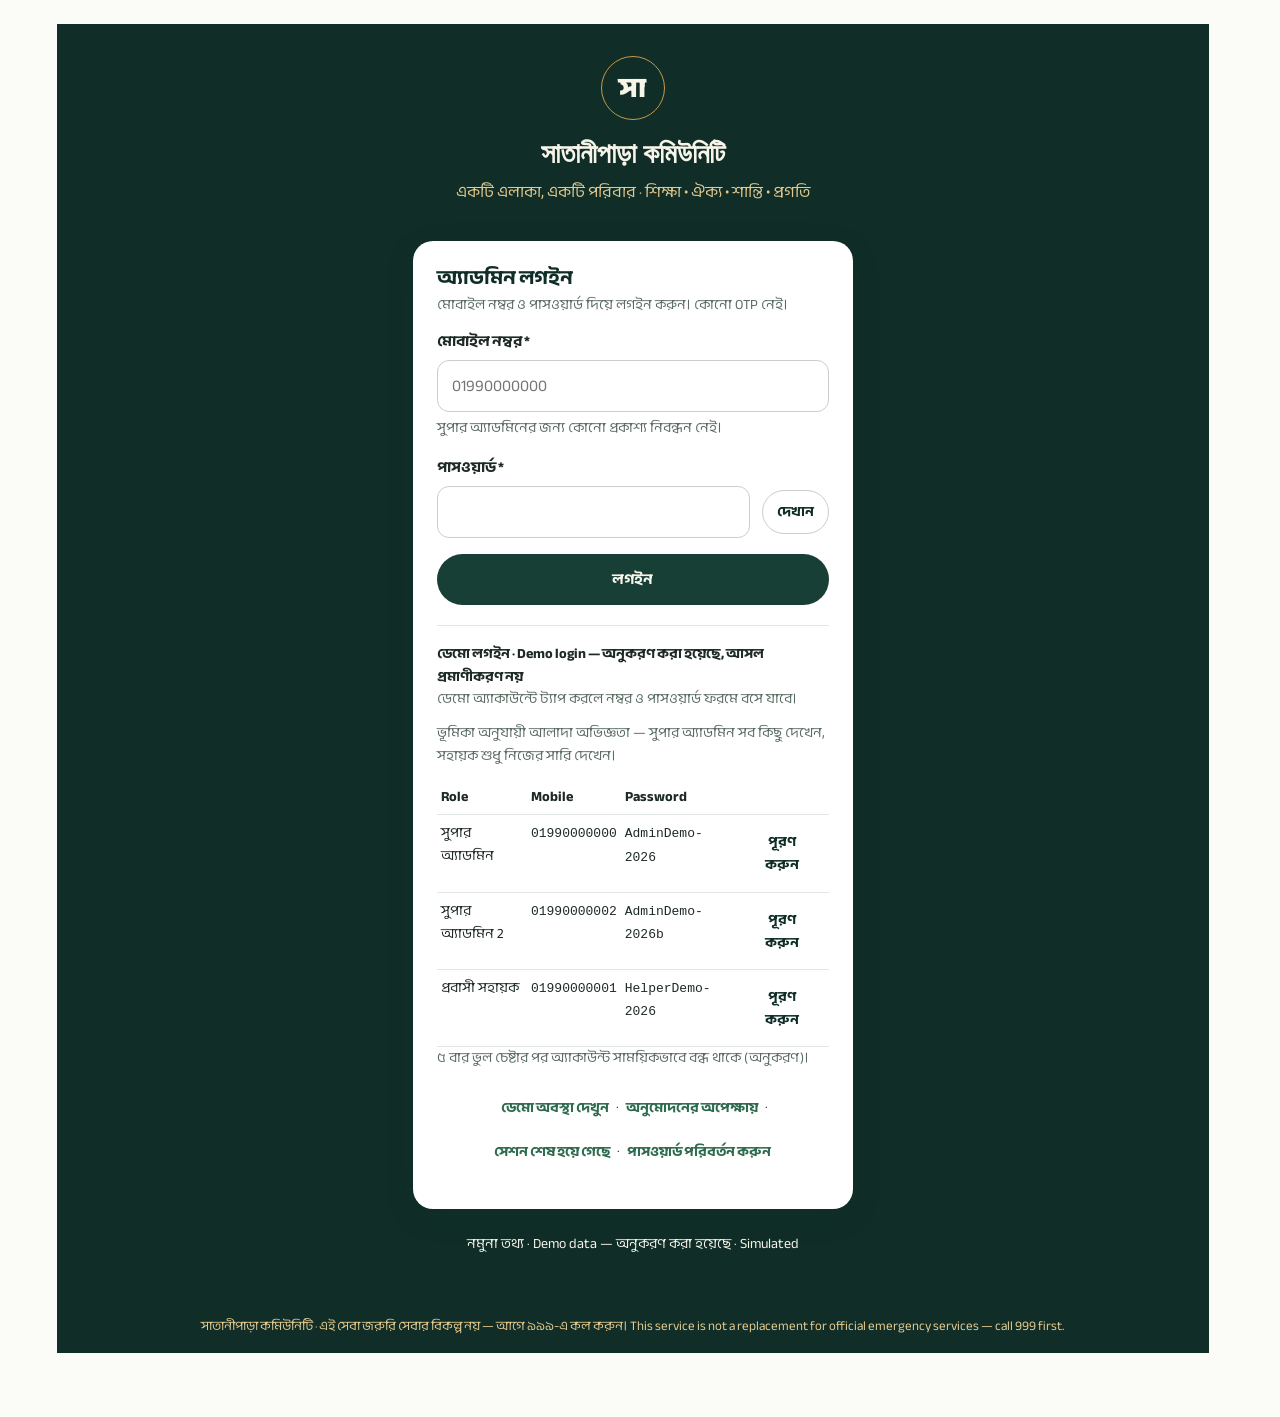
<file: design/admin-dashboard/index.html>
<!DOCTYPE html>
<html lang="bn" data-theme="light">
<head>
<meta charset="utf-8">
<meta name="viewport" content="width=device-width, initial-scale=1">
<meta name="theme-color" content="#173F35">
<title>Satanipara Community — Admin Dashboard (Demo)</title>
<link rel="icon" href="data:image/svg+xml,<svg xmlns=%22http://www.w3.org/2000/svg%22 viewBox=%220 0 100 100%22><text y=%22.9em%22 font-size=%2290%22>সা</text></svg>">
<meta name="description" content="Design-only admin dashboard prototype for Satanipara Community. Simulated demo data; no real authentication.">
<!-- Fonts: Anek Bangla (Bengali) + Manrope (English) via Google Fonts CDN, with robust
     fallbacks (Noto Sans Bengali, system sans) declared in tokens.css. Direction D's
     no-runtime-font rule is noted in README.md — the CDN link is a prototype convenience
     and the fallbacks keep the UI usable offline. -->
<link rel="preconnect" href="https://fonts.googleapis.com">
<link rel="preconnect" href="https://fonts.gstatic.com" crossorigin>
<link href="https://fonts.googleapis.com/css2?family=Anek+Bangla:wght@400;500;600;700;800&family=Manrope:wght@400;500;600;700;800&display=swap" rel="stylesheet">
<link rel="stylesheet" href="css/tokens.css">
<link rel="stylesheet" href="css/base.css">
<link rel="stylesheet" href="css/shell.css">
<link rel="stylesheet" href="css/components.css">
<link rel="stylesheet" href="css/views.css">
</head>
<body>
<!-- Persistent overlay roots (v2): the shell renders once and only #view
     re-renders per route, so modals, drawers and toasts survive navigation.
     They live OUTSIDE #app so no render can wipe them. -->
<div id="app"></div>
<div id="modal-root"></div>
<div id="drawer-root"></div>
<div id="toasts" aria-live="polite"></div>
<script type="module" src="js/app.js"></script>
<noscript><p style="padding:24px">This prototype needs JavaScript. / এই প্রোটোটাইপের জন্য জাভাস্ক্রিপ্ট প্রয়োজন।</p></noscript>
</body>
</html>
</file>
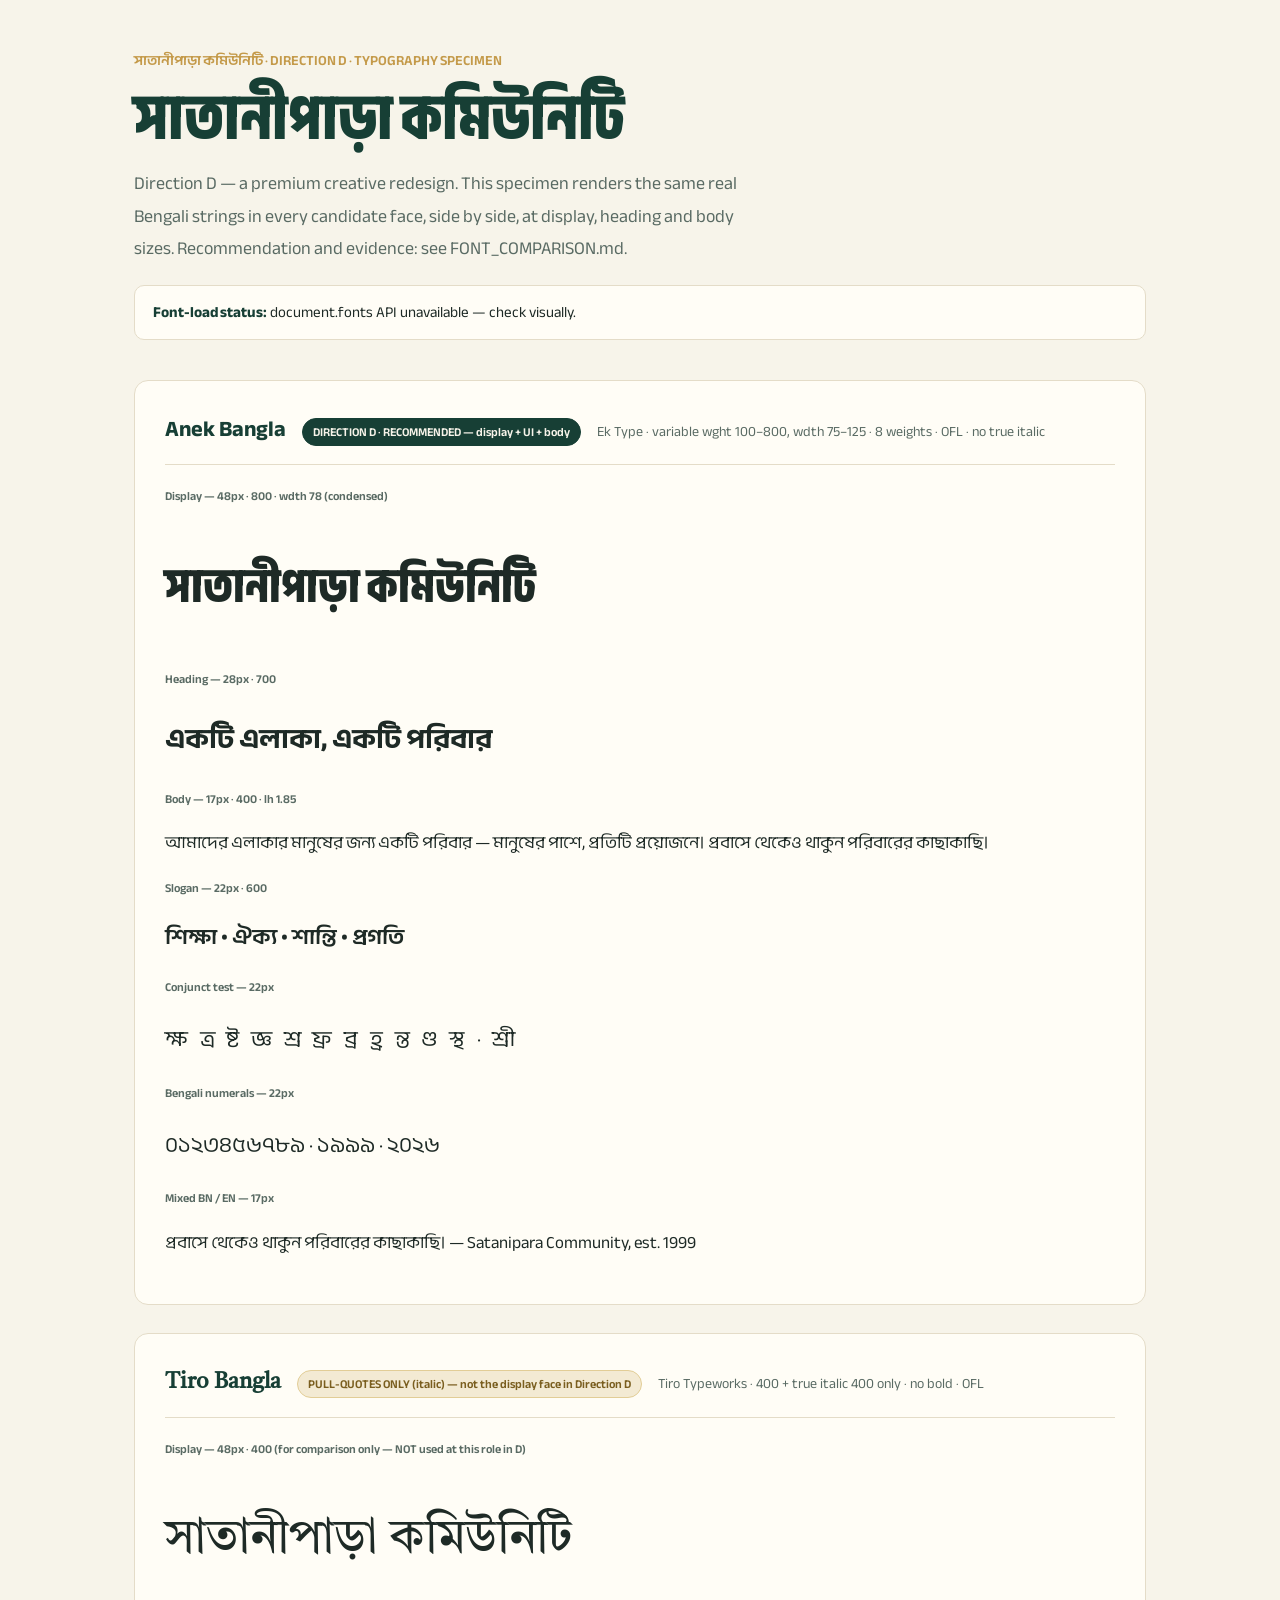
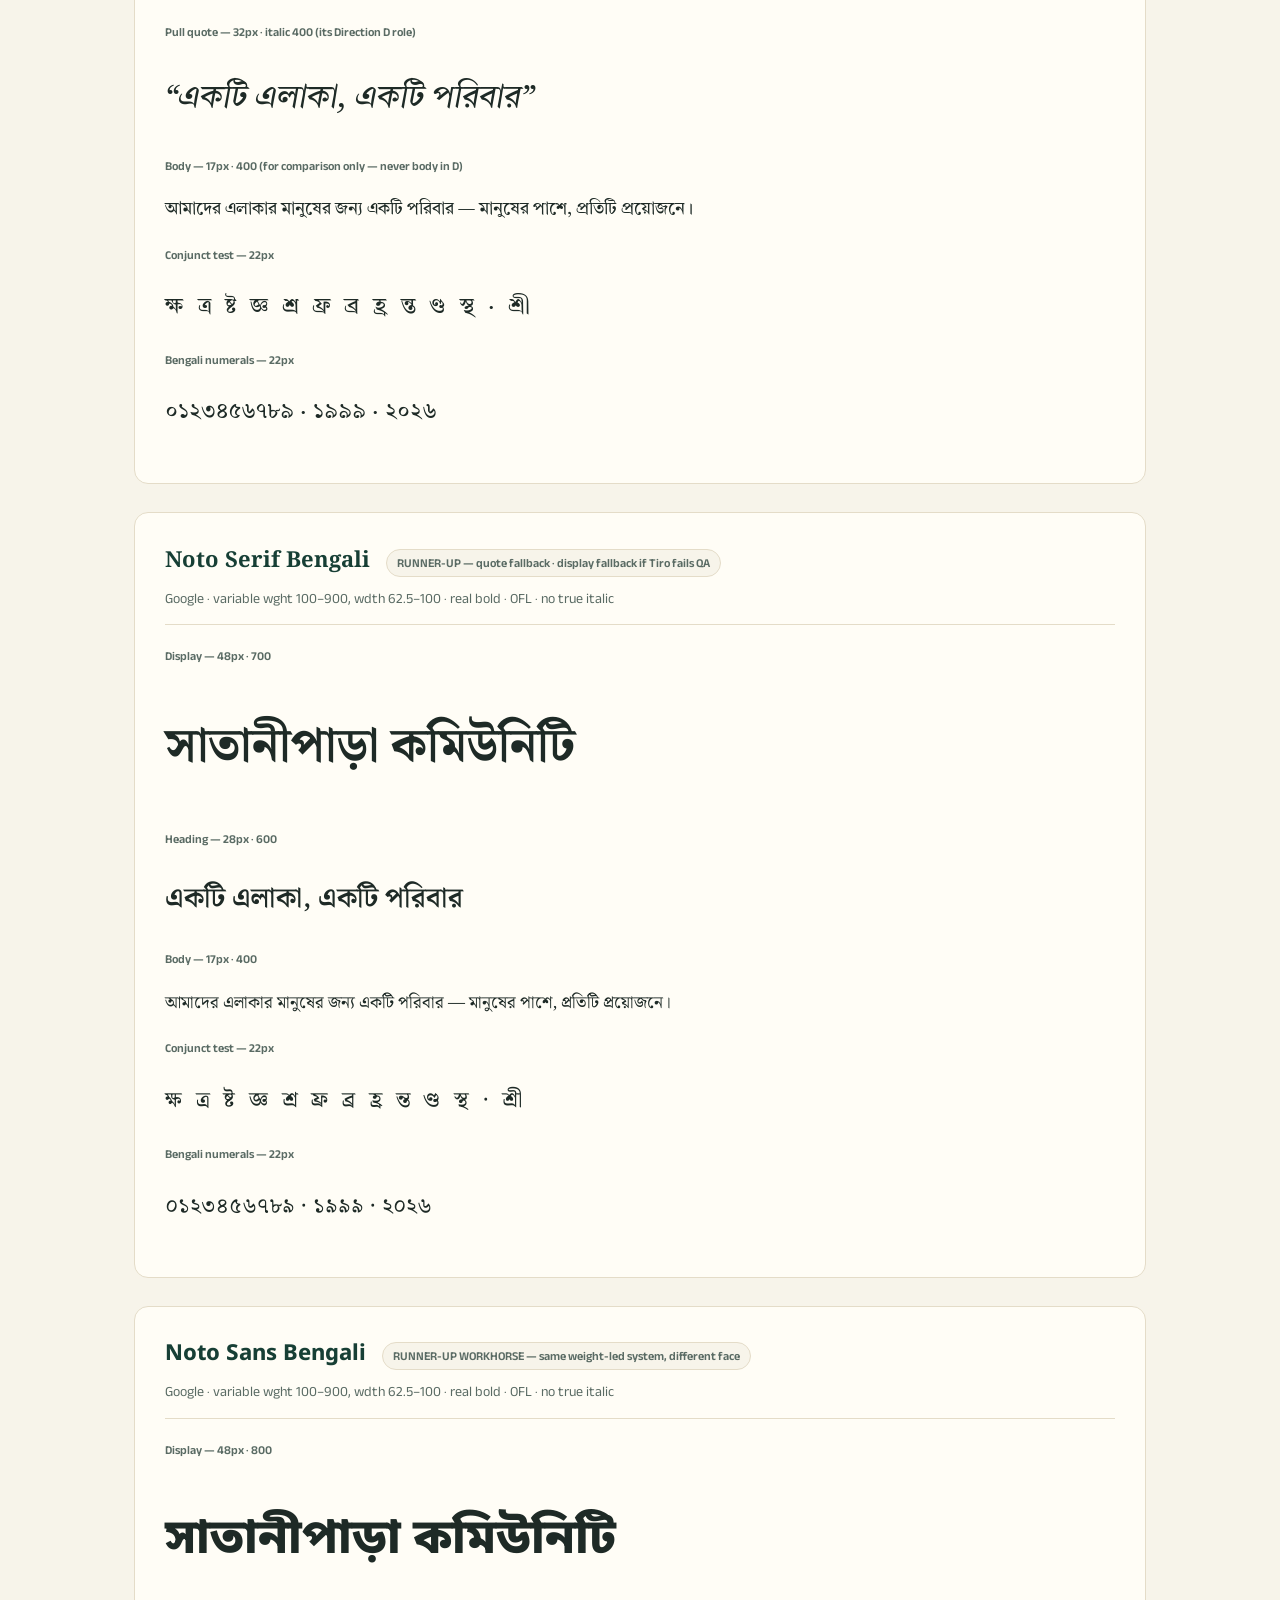
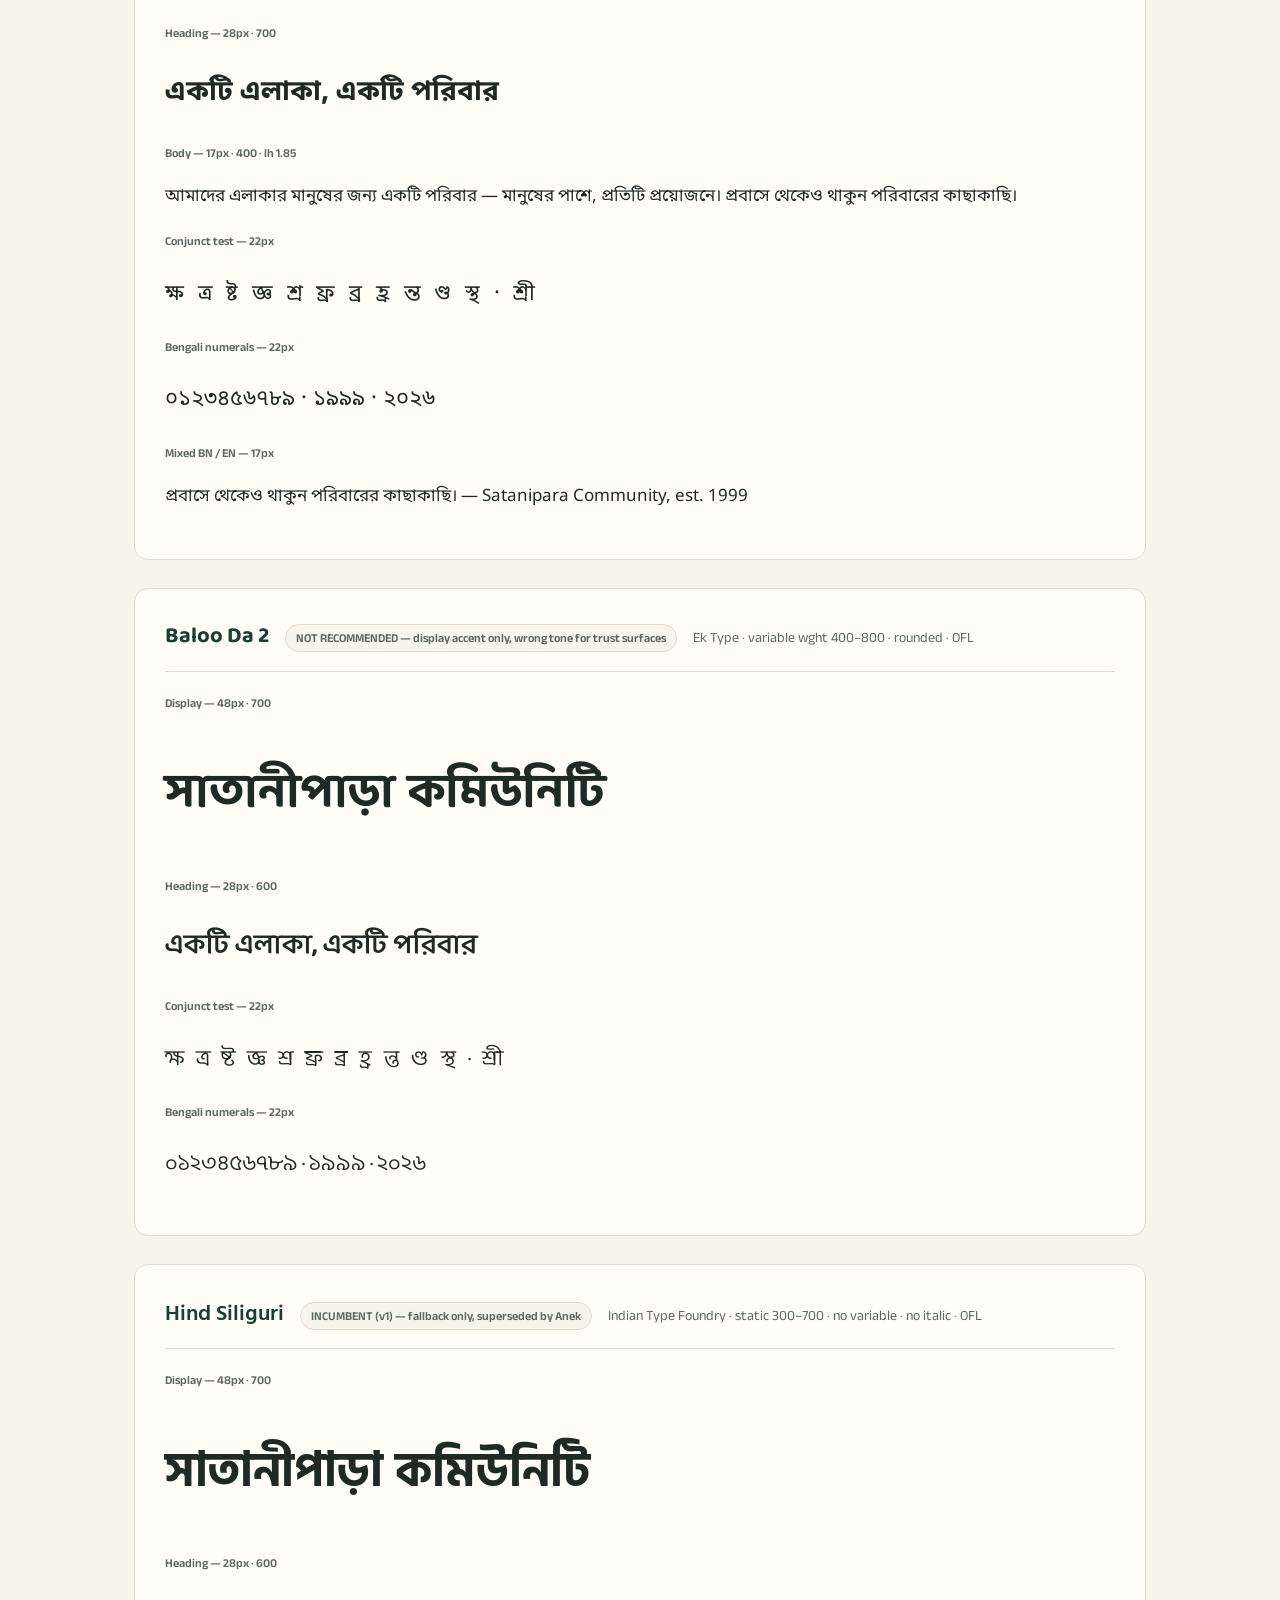
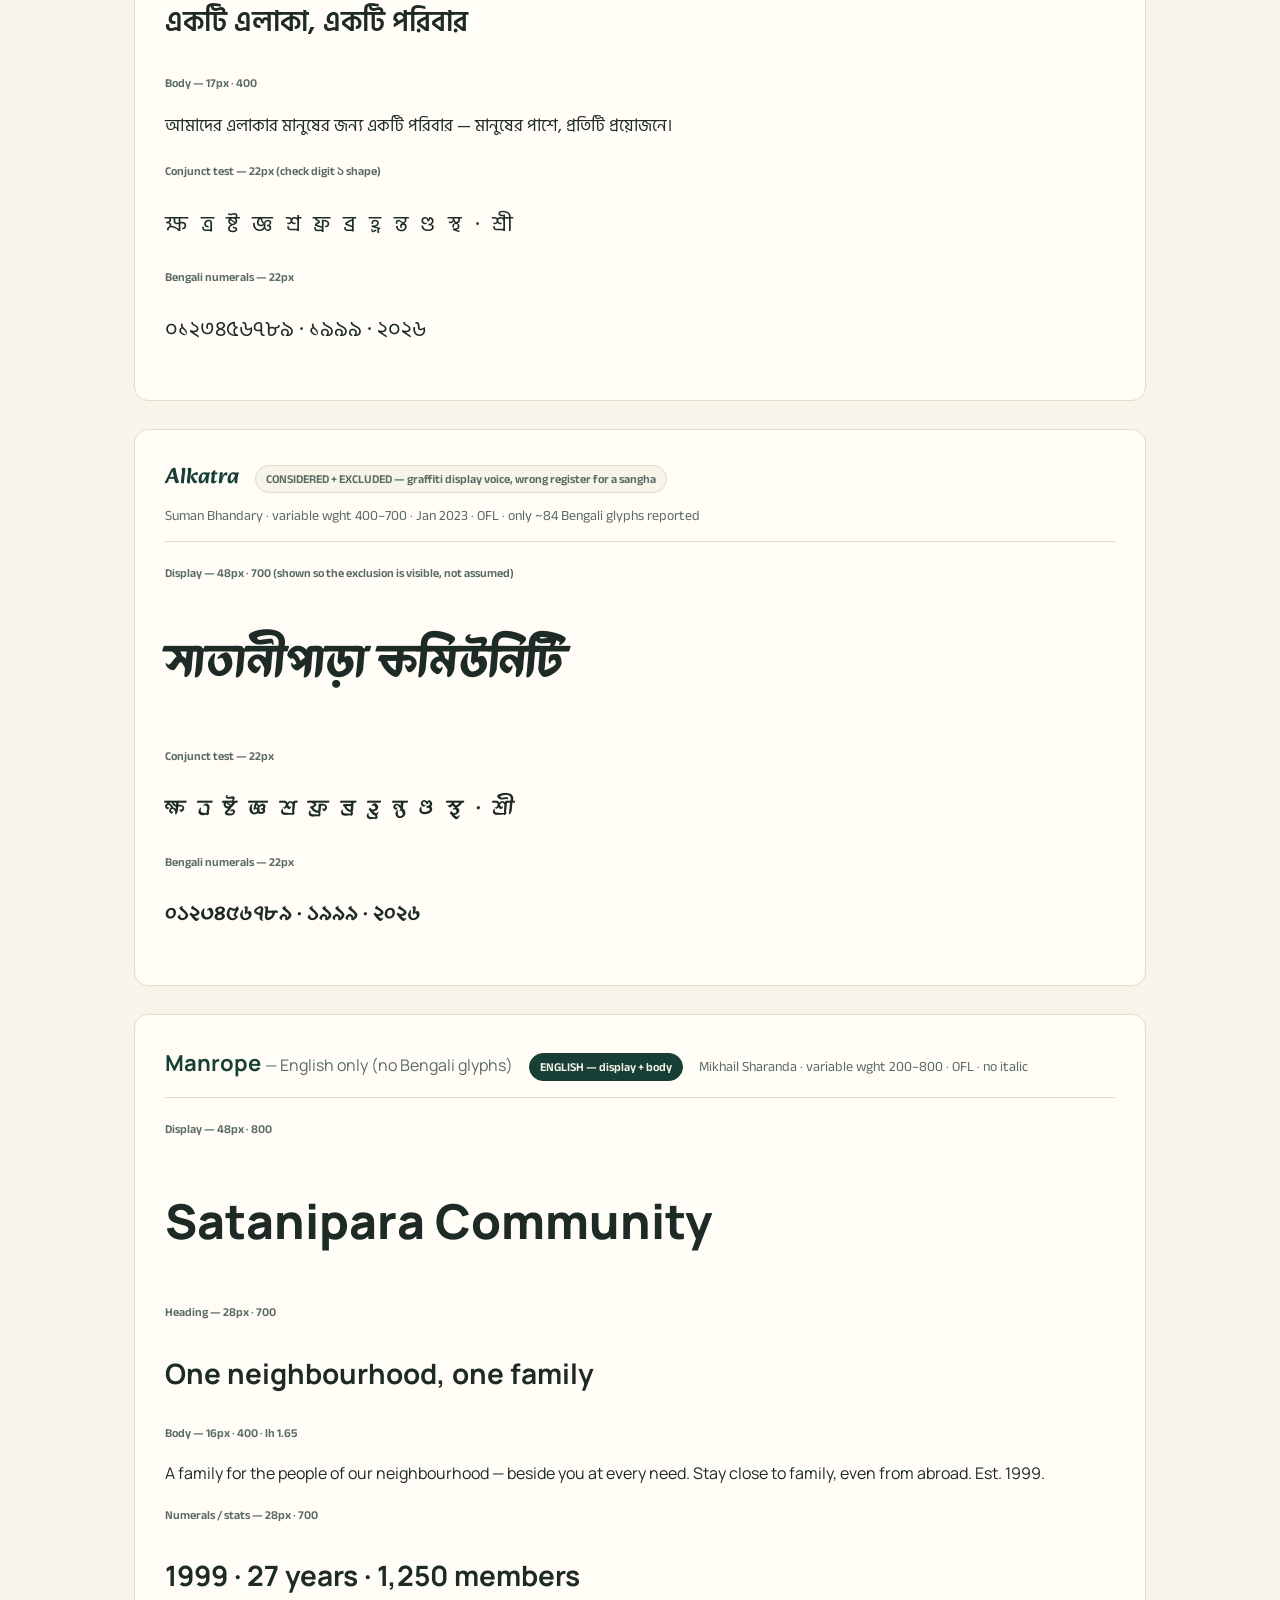
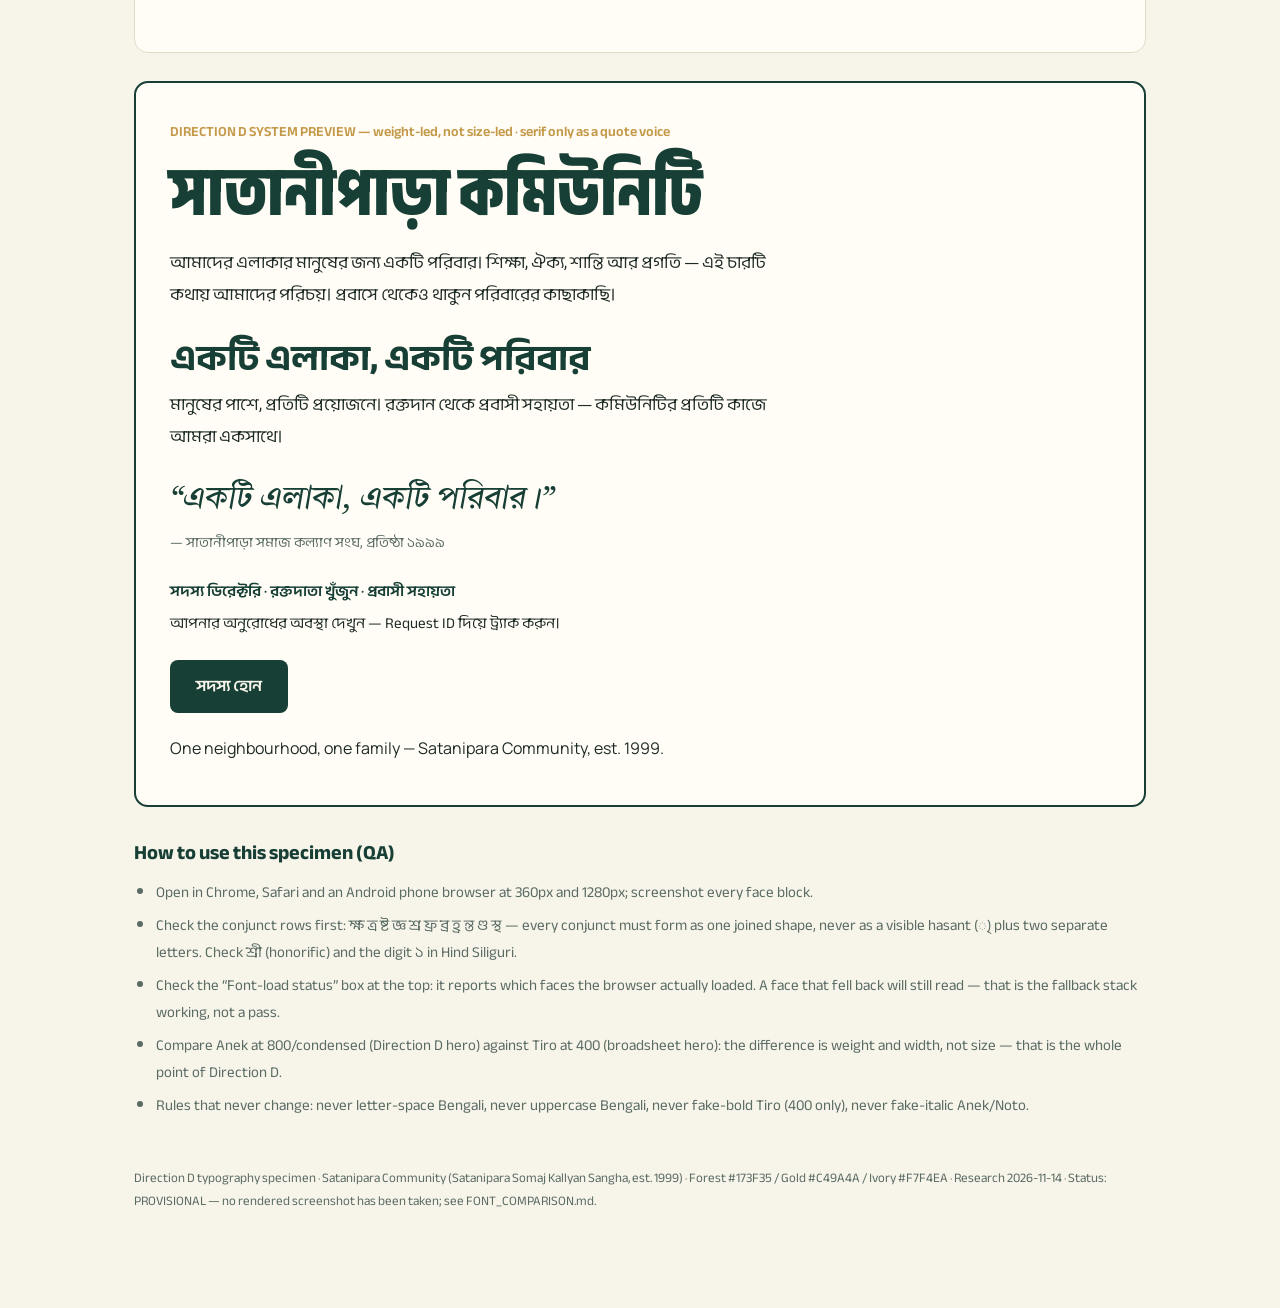
<file: docs/direction-d/FONT_COMPARISON.html>
<!DOCTYPE html>
<html lang="bn">
<head>
<meta charset="UTF-8">
<meta name="viewport" content="width=device-width, initial-scale=1.0">
<title>Direction D — Font Comparison Specimen · Satanipara Community</title>
<!--
  Satanipara Community — DIRECTION D font-comparison specimen.
  Status: PROVISIONAL. Google Fonts loads in this environment (verified
  2026-11-14 via curl: css2 200, woff2 200), but NO rendered screenshot has
  been taken — no browser was available to the researcher. Nothing here is
  claimed as screenshot-verified. See FONT_COMPARISON.md for the evidence.
  Fallbacks are deliberate: if a webfont fails, each block still reads in
  the next Bengali face in the stack.
-->
<link rel="preconnect" href="https://fonts.googleapis.com">
<link rel="preconnect" href="https://fonts.gstatic.com" crossorigin>
<link href="https://fonts.googleapis.com/css2?family=Anek+Bangla:wdth,wght@75..125,100..800&family=Tiro+Bangla:ital,wght@0,400;1,400&family=Noto+Sans+Bengali:wght@100..900&family=Noto+Serif+Bengali:wght@100..900&family=Baloo+Da+2:wght@400..800&family=Hind+Siliguri:wght@300;400;500;600;700&family=Alkatra:wght@400..700&family=Manrope:wght@200..800&display=swap" rel="stylesheet">
<style>
  :root{
    --forest:#173F35; --gold:#C49A4A; --ivory:#F7F4EA; --ink:#1E2A26;
    --paper:#FFFDF6; --muted:#5A6B64; --line:#E4DCC8;
  }
  *{box-sizing:border-box}
  body{margin:0;background:var(--ivory);color:var(--ink);
    font-family:'Anek Bangla','Noto Sans Bengali','Hind Siliguri',sans-serif;
    font-size:17px;line-height:1.85;}
  .wrap{max-width:1060px;margin:0 auto;padding:48px 24px 96px}
  header{margin-bottom:40px}
  .kicker{font-family:'Anek Bangla','Noto Sans Bengali',sans-serif;font-weight:600;
    font-size:14px;color:var(--gold);margin:0 0 8px}
  h1{font-family:'Anek Bangla','Noto Sans Bengali',sans-serif;font-weight:800;
    font-stretch:82%;font-size:clamp(2.4rem,6vw,4rem);line-height:1.15;
    color:var(--forest);margin:0 0 12px}
  .lede{font-size:18px;line-height:1.8;color:var(--muted);max-width:62ch;margin:0}
  .status{margin-top:20px;padding:14px 18px;background:var(--paper);
    border:1px solid var(--line);border-radius:10px;font-size:15px;line-height:1.7}
  .status b{color:var(--forest)}
  .status .js{color:var(--muted)}
  section.face{background:var(--paper);border:1px solid var(--line);
    border-radius:14px;padding:28px 30px;margin:0 0 28px}
  .face-head{display:flex;flex-wrap:wrap;gap:6px 16px;align-items:baseline;
    border-bottom:1px solid var(--line);padding-bottom:14px;margin-bottom:20px}
  .face-head h2{margin:0;font-size:22px;color:var(--forest)}
  .face-head .meta{font-size:14px;color:var(--muted);line-height:1.6}
  .tag{display:inline-block;font-size:12px;font-weight:600;padding:2px 10px;
    border-radius:99px;background:var(--ivory);border:1px solid var(--line);color:var(--muted)}
  .tag.hot{background:var(--forest);color:var(--ivory);border-color:var(--forest)}
  .tag.quote{background:#F3EAD3;color:#7A5E1F;border-color:#E2CD96}
  .row{margin:0 0 18px}
  .row .lbl{font-size:12px;font-weight:600;color:var(--muted);margin:0 0 4px}
  .display{font-size:48px;line-height:1.35}
  .heading{font-size:28px;line-height:1.5}
  .body{font-size:17px;line-height:1.85}
  .conj{font-size:22px;line-height:1.8;word-spacing:.35em}
  .nums{font-size:22px;line-height:1.8}
  .mixed{font-size:17px;line-height:1.85}
  /* per-face classes */
  .f-anek{font-family:'Anek Bangla','Noto Sans Bengali','Hind Siliguri',sans-serif}
  .f-tiro{font-family:'Tiro Bangla','Noto Serif Bengali',serif}
  .f-notoserif{font-family:'Noto Serif Bengali','Tiro Bangla',serif}
  .f-notosans{font-family:'Noto Sans Bengali','Anek Bangla','Hind Siliguri',sans-serif}
  .f-baloo{font-family:'Baloo Da 2','Anek Bangla','Noto Sans Bengali',sans-serif}
  .f-hind{font-family:'Hind Siliguri','Noto Sans Bengali',sans-serif}
  .f-alkatra{font-family:'Alkatra','Anek Bangla','Noto Sans Bengali',sans-serif}
  .f-manrope{font-family:'Manrope','Anek Bangla',sans-serif}
  .w800{font-weight:800}.w700{font-weight:700}.w600{font-weight:600}
  .w400{font-weight:400}.w500{font-weight:500}
  .cond{font-stretch:78%}
  .ital{font-style:italic}
  /* Direction D system preview */
  .system{border:2px solid var(--forest);border-radius:14px;padding:36px 34px;
    background:var(--paper);margin:0 0 28px}
  .system .sys-kicker{font-family:'Anek Bangla','Noto Sans Bengali',sans-serif;
    font-weight:600;font-size:14px;color:var(--gold);margin:0 0 10px}
  .system .sys-hero{font-family:'Anek Bangla','Noto Sans Bengali',sans-serif;
    font-weight:800;font-stretch:80%;font-size:clamp(2.5rem,6vw,4.25rem);
    line-height:1.15;color:var(--forest);margin:0 0 14px}
  .system .sys-h2{font-family:'Anek Bangla','Noto Sans Bengali',sans-serif;
    font-weight:700;font-size:clamp(1.6rem,3vw,2.25rem);line-height:1.25;
    color:var(--forest);margin:26px 0 8px}
  .system .sys-body{font-size:17px;line-height:1.85;max-width:62ch;margin:0 0 8px}
  .system .sys-quote{font-family:'Tiro Bangla','Noto Serif Bengali',serif;
    font-style:italic;font-size:clamp(1.5rem,3vw,2rem);line-height:1.5;
    color:var(--forest);margin:24px 0 6px}
  .system .sys-quote-by{font-size:14px;color:var(--muted);margin:0}
  .system .sys-label{font-family:'Anek Bangla','Noto Sans Bengali',sans-serif;
    font-weight:600;font-size:15px;color:var(--forest);margin:22px 0 4px}
  .system .sys-btn{display:inline-block;margin-top:14px;padding:12px 26px;
    background:var(--forest);color:var(--ivory);border-radius:8px;
    font-family:'Anek Bangla','Noto Sans Bengali',sans-serif;font-weight:600;
    font-size:16px}
  .system .sys-en{font-family:'Manrope','Anek Bangla',sans-serif}
  .notes{font-size:15px;line-height:1.8;color:var(--muted)}
  .notes h2{color:var(--forest);font-size:20px;margin:0 0 8px}
  .notes ul{margin:0;padding-left:22px}
  .notes li{margin-bottom:6px}
  footer{margin-top:48px;font-size:13px;color:var(--muted);line-height:1.7}
</style>
</head>
<body>
<div class="wrap">

<header>
  <p class="kicker">সাতানীপাড়া কমিউনিটি · DIRECTION D · TYPOGRAPHY SPECIMEN</p>
  <h1 class="f-anek w800 cond">সাতানীপাড়া কমিউনিটি</h1>
  <p class="lede">Direction D — a premium creative redesign. This specimen renders the same
  real Bengali strings in every candidate face, side by side, at display, heading
  and body sizes. Recommendation and evidence: see FONT_COMPARISON.md.</p>
  <div class="status" id="load-status"><b>Font-load status:</b>
    <span class="js">checking with document.fonts… (enable JavaScript; if a face shows “not loaded”, it fell back to the next face in its stack)</span>
  </div>
</header>

<!-- ============ ANEK BANGLA — recommended workhorse ============ -->
<section class="face">
  <div class="face-head">
    <h2 class="f-anek w700">Anek Bangla</h2>
    <span class="tag hot">DIRECTION D · RECOMMENDED — display + UI + body</span>
    <span class="meta">Ek Type · variable wght 100–800, wdth 75–125 · 8 weights · OFL · no true italic</span>
  </div>
  <div class="row"><p class="lbl">Display — 48px · 800 · wdth 78 (condensed)</p>
    <p class="display f-anek w800 cond">সাতানীপাড়া কমিউনিটি</p></div>
  <div class="row"><p class="lbl">Heading — 28px · 700</p>
    <p class="heading f-anek w700">একটি এলাকা, একটি পরিবার</p></div>
  <div class="row"><p class="lbl">Body — 17px · 400 · lh 1.85</p>
    <p class="body f-anek w400">আমাদের এলাকার মানুষের জন্য একটি পরিবার — মানুষের পাশে, প্রতিটি প্রয়োজনে।
    প্রবাসে থেকেও থাকুন পরিবারের কাছাকাছি।</p></div>
  <div class="row"><p class="lbl">Slogan — 22px · 600</p>
    <p class="heading f-anek w600" style="font-size:22px">শিক্ষা • ঐক্য • শান্তি • প্রগতি</p></div>
  <div class="row"><p class="lbl">Conjunct test — 22px</p>
    <p class="conj f-anek w400">ক্ষ ত্র ষ্ট জ্ঞ শ্র ফ্র ব্র হ্র ন্ত ণ্ড স্থ · শ্রী</p></div>
  <div class="row"><p class="lbl">Bengali numerals — 22px</p>
    <p class="nums f-anek w400">০১২৩৪৫৬৭৮৯ · ১৯৯৯ · ২০২৬</p></div>
  <div class="row"><p class="lbl">Mixed BN / EN — 17px</p>
    <p class="mixed f-anek w400">প্রবাসে থেকেও থাকুন পরিবারের কাছাকাছি। — Satanipara Community, est. 1999</p></div>
</section>

<!-- ============ TIRO BANGLA — quotes only ============ -->
<section class="face">
  <div class="face-head">
    <h2 class="f-tiro">Tiro Bangla</h2>
    <span class="tag quote">PULL-QUOTES ONLY (italic) — not the display face in Direction D</span>
    <span class="meta">Tiro Typeworks · 400 + true italic 400 only · no bold · OFL</span>
  </div>
  <div class="row"><p class="lbl">Display — 48px · 400 (for comparison only — NOT used at this role in D)</p>
    <p class="display f-tiro">সাতানীপাড়া কমিউনিটি</p></div>
  <div class="row"><p class="lbl">Pull quote — 32px · italic 400 (its Direction D role)</p>
    <p class="heading f-tiro ital" style="font-size:32px">“একটি এলাকা, একটি পরিবার”</p></div>
  <div class="row"><p class="lbl">Body — 17px · 400 (for comparison only — never body in D)</p>
    <p class="body f-tiro">আমাদের এলাকার মানুষের জন্য একটি পরিবার — মানুষের পাশে, প্রতিটি প্রয়োজনে।</p></div>
  <div class="row"><p class="lbl">Conjunct test — 22px</p>
    <p class="conj f-tiro">ক্ষ ত্র ষ্ট জ্ঞ শ্র ফ্র ব্র হ্র ন্ত ণ্ড স্থ · শ্রী</p></div>
  <div class="row"><p class="lbl">Bengali numerals — 22px</p>
    <p class="nums f-tiro">০১২৩৪৫৬৭৮৯ · ১৯৯৯ · ২০২৬</p></div>
</section>

<!-- ============ NOTO SERIF BENGALI — runner-up display / quote fallback ============ -->
<section class="face">
  <div class="face-head">
    <h2 class="f-notoserif w700">Noto Serif Bengali</h2>
    <span class="tag">RUNNER-UP — quote fallback · display fallback if Tiro fails QA</span>
    <span class="meta">Google · variable wght 100–900, wdth 62.5–100 · real bold · OFL · no true italic</span>
  </div>
  <div class="row"><p class="lbl">Display — 48px · 700</p>
    <p class="display f-notoserif w700">সাতানীপাড়া কমিউনিটি</p></div>
  <div class="row"><p class="lbl">Heading — 28px · 600</p>
    <p class="heading f-notoserif w600">একটি এলাকা, একটি পরিবার</p></div>
  <div class="row"><p class="lbl">Body — 17px · 400</p>
    <p class="body f-notoserif w400">আমাদের এলাকার মানুষের জন্য একটি পরিবার — মানুষের পাশে, প্রতিটি প্রয়োজনে।</p></div>
  <div class="row"><p class="lbl">Conjunct test — 22px</p>
    <p class="conj f-notoserif w400">ক্ষ ত্র ষ্ট জ্ঞ শ্র ফ্র ব্র হ্র ন্ত ণ্ড স্থ · শ্রী</p></div>
  <div class="row"><p class="lbl">Bengali numerals — 22px</p>
    <p class="nums f-notoserif w400">০১২৩৪৫৬৭৮৯ · ১৯৯৯ · ২০২৬</p></div>
</section>

<!-- ============ NOTO SANS BENGALI — runner-up workhorse ============ -->
<section class="face">
  <div class="face-head">
    <h2 class="f-notosans w700">Noto Sans Bengali</h2>
    <span class="tag">RUNNER-UP WORKHORSE — same weight-led system, different face</span>
    <span class="meta">Google · variable wght 100–900, wdth 62.5–100 · real bold · OFL · no true italic</span>
  </div>
  <div class="row"><p class="lbl">Display — 48px · 800</p>
    <p class="display f-notosans w800">সাতানীপাড়া কমিউনিটি</p></div>
  <div class="row"><p class="lbl">Heading — 28px · 700</p>
    <p class="heading f-notosans w700">একটি এলাকা, একটি পরিবার</p></div>
  <div class="row"><p class="lbl">Body — 17px · 400 · lh 1.85</p>
    <p class="body f-notosans w400">আমাদের এলাকার মানুষের জন্য একটি পরিবার — মানুষের পাশে, প্রতিটি প্রয়োজনে।
    প্রবাসে থেকেও থাকুন পরিবারের কাছাকাছি।</p></div>
  <div class="row"><p class="lbl">Conjunct test — 22px</p>
    <p class="conj f-notosans w400">ক্ষ ত্র ষ্ট জ্ঞ শ্র ফ্র ব্র হ্র ন্ত ণ্ড স্থ · শ্রী</p></div>
  <div class="row"><p class="lbl">Bengali numerals — 22px</p>
    <p class="nums f-notosans w400">০১২৩৪৫৬৭৮৯ · ১৯৯৯ · ২০২৬</p></div>
  <div class="row"><p class="lbl">Mixed BN / EN — 17px</p>
    <p class="mixed f-notosans w400">প্রবাসে থেকেও থাকুন পরিবারের কাছাকাছি। — Satanipara Community, est. 1999</p></div>
</section>

<!-- ============ BALOO DA 2 — accent only, not recommended ============ -->
<section class="face">
  <div class="face-head">
    <h2 class="f-baloo w700">Baloo Da 2</h2>
    <span class="tag">NOT RECOMMENDED — display accent only, wrong tone for trust surfaces</span>
    <span class="meta">Ek Type · variable wght 400–800 · rounded · OFL</span>
  </div>
  <div class="row"><p class="lbl">Display — 48px · 700</p>
    <p class="display f-baloo w700">সাতানীপাড়া কমিউনিটি</p></div>
  <div class="row"><p class="lbl">Heading — 28px · 600</p>
    <p class="heading f-baloo w600">একটি এলাকা, একটি পরিবার</p></div>
  <div class="row"><p class="lbl">Conjunct test — 22px</p>
    <p class="conj f-baloo w400">ক্ষ ত্র ষ্ট জ্ঞ শ্র ফ্র ব্র হ্র ন্ত ণ্ড স্থ · শ্রী</p></div>
  <div class="row"><p class="lbl">Bengali numerals — 22px</p>
    <p class="nums f-baloo w400">০১২৩৪৫৬৭৮৯ · ১৯৯৯ · ২০২৬</p></div>
</section>

<!-- ============ HIND SILIGURI — incumbent, fallback only ============ -->
<section class="face">
  <div class="face-head">
    <h2 class="f-hind w600">Hind Siliguri</h2>
    <span class="tag">INCUMBENT (v1) — fallback only, superseded by Anek</span>
    <span class="meta">Indian Type Foundry · static 300–700 · no variable · no italic · OFL</span>
  </div>
  <div class="row"><p class="lbl">Display — 48px · 700</p>
    <p class="display f-hind w700">সাতানীপাড়া কমিউনিটি</p></div>
  <div class="row"><p class="lbl">Heading — 28px · 600</p>
    <p class="heading f-hind w600">একটি এলাকা, একটি পরিবার</p></div>
  <div class="row"><p class="lbl">Body — 17px · 400</p>
    <p class="body f-hind w400">আমাদের এলাকার মানুষের জন্য একটি পরিবার — মানুষের পাশে, প্রতিটি প্রয়োজনে।</p></div>
  <div class="row"><p class="lbl">Conjunct test — 22px (check digit ১ shape)</p>
    <p class="conj f-hind w400">ক্ষ ত্র ষ্ট জ্ঞ শ্র ফ্র ব্র হ্র ন্ত ণ্ড স্থ · শ্রী</p></div>
  <div class="row"><p class="lbl">Bengali numerals — 22px</p>
    <p class="nums f-hind w400">০১২৩৪৫৬৭৮৯ · ১৯৯৯ · ২০২৬</p></div>
</section>

<!-- ============ ALKATRA — extra face, considered and excluded ============ -->
<section class="face">
  <div class="face-head">
    <h2 class="f-alkatra w600">Alkatra</h2>
    <span class="tag">CONSIDERED + EXCLUDED — graffiti display voice, wrong register for a sangha</span>
    <span class="meta">Suman Bhandary · variable wght 400–700 · Jan 2023 · OFL · only ~84 Bengali glyphs reported</span>
  </div>
  <div class="row"><p class="lbl">Display — 48px · 700 (shown so the exclusion is visible, not assumed)</p>
    <p class="display f-alkatra w700">সাতানীপাড়া কমিউনিটি</p></div>
  <div class="row"><p class="lbl">Conjunct test — 22px</p>
    <p class="conj f-alkatra w400">ক্ষ ত্র ষ্ট জ্ঞ শ্র ফ্র ব্র হ্র ন্ত ণ্ড স্থ · শ্রী</p></div>
  <div class="row"><p class="lbl">Bengali numerals — 22px</p>
    <p class="nums f-alkatra w400">০১২৩৪৫৬৭৮৯ · ১৯৯৯ · ২০২৬</p></div>
</section>

<!-- ============ MANROPE — English ============ -->
<section class="face">
  <div class="face-head">
    <h2 class="f-manrope w700">Manrope <span style="font-weight:400;font-size:16px;color:var(--muted)">— English only (no Bengali glyphs)</span></h2>
    <span class="tag hot">ENGLISH — display + body</span>
    <span class="meta">Mikhail Sharanda · variable wght 200–800 · OFL · no italic</span>
  </div>
  <div class="row"><p class="lbl">Display — 48px · 800</p>
    <p class="display f-manrope w800">Satanipara Community</p></div>
  <div class="row"><p class="lbl">Heading — 28px · 700</p>
    <p class="heading f-manrope w700">One neighbourhood, one family</p></div>
  <div class="row"><p class="lbl">Body — 16px · 400 · lh 1.65</p>
    <p class="body f-manrope w400" style="font-size:16px;line-height:1.65">A family for the people of our neighbourhood — beside you at every need.
    Stay close to family, even from abroad. Est. 1999.</p></div>
  <div class="row"><p class="lbl">Numerals / stats — 28px · 700</p>
    <p class="heading f-manrope w700">1999 · 27 years · 1,250 members</p></div>
</section>

<!-- ============ DIRECTION D SYSTEM PREVIEW ============ -->
<section class="system">
  <p class="sys-kicker">DIRECTION D SYSTEM PREVIEW — weight-led, not size-led · serif only as a quote voice</p>
  <h2 class="sys-hero">সাতানীপাড়া কমিউনিটি</h2>
  <p class="sys-body">আমাদের এলাকার মানুষের জন্য একটি পরিবার। শিক্ষা, ঐক্য, শান্তি আর প্রগতি —
  এই চারটি কথায় আমাদের পরিচয়। প্রবাসে থেকেও থাকুন পরিবারের কাছাকাছি।</p>
  <h3 class="sys-h2">একটি এলাকা, একটি পরিবার</h3>
  <p class="sys-body">মানুষের পাশে, প্রতিটি প্রয়োজনে। রক্তদান থেকে প্রবাসী সহায়তা — কমিউনিটির
  প্রতিটি কাজে আমরা একসাথে।</p>
  <p class="sys-quote">“একটি এলাকা, একটি পরিবার।”</p>
  <p class="sys-quote-by">— সাতানীপাড়া সমাজ কল্যাণ সংঘ, প্রতিষ্ঠা ১৯৯৯</p>
  <p class="sys-label">সদস্য ডিরেক্টরি · রক্তদাতা খুঁজুন · প্রবাসী সহায়তা</p>
  <p class="sys-body" style="font-size:15px">আপনার অনুরোধের অবস্থা দেখুন — Request ID দিয়ে ট্র্যাক করুন।</p>
  <span class="sys-btn">সদস্য হোন</span>
  <p class="sys-body sys-en" style="margin-top:22px;font-size:16px;line-height:1.65">
    One neighbourhood, one family — Satanipara Community, est. 1999.</p>
</section>

<section class="notes">
  <h2>How to use this specimen (QA)</h2>
  <ul>
    <li>Open in Chrome, Safari and an Android phone browser at 360px and 1280px; screenshot every face block.</li>
    <li>Check the conjunct rows first: ক্ষ ত্র ষ্ট জ্ঞ শ্র ফ্র ব্র হ্র ন্ত ণ্ড স্থ — every conjunct must form as one joined shape, never as a visible hasant (্) plus two separate letters. Check শ্রী (honorific) and the digit ১ in Hind Siliguri.</li>
    <li>Check the “Font-load status” box at the top: it reports which faces the browser actually loaded. A face that fell back will still read — that is the fallback stack working, not a pass.</li>
    <li>Compare Anek at 800/condensed (Direction D hero) against Tiro at 400 (broadsheet hero): the difference is weight and width, not size — that is the whole point of Direction D.</li>
    <li>Rules that never change: never letter-space Bengali, never uppercase Bengali, never fake-bold Tiro (400 only), never fake-italic Anek/Noto.</li>
  </ul>
</section>

<footer>
  Direction D typography specimen · Satanipara Community (Satanipara Somaj Kallyan Sangha, est. 1999) ·
  Forest #173F35 / Gold #C49A4A / Ivory #F7F4EA · Research 2026-11-14 · Status: PROVISIONAL —
  no rendered screenshot has been taken; see FONT_COMPARISON.md.
</footer>

</div>
<script>
(function(){
  var faces = [
    ['Anek Bangla', '16px "Anek Bangla"'],
    ['Anek Bangla 800 condensed', '800 16px "Anek Bangla"'],
    ['Tiro Bangla', '16px "Tiro Bangla"'],
    ['Tiro Bangla italic', 'italic 16px "Tiro Bangla"'],
    ['Noto Serif Bengali', '16px "Noto Serif Bengali"'],
    ['Noto Sans Bengali', '16px "Noto Sans Bengali"'],
    ['Baloo Da 2', '16px "Baloo Da 2"'],
    ['Hind Siliguri', '16px "Hind Siliguri"'],
    ['Alkatra', '16px "Alkatra"'],
    ['Manrope', '16px "Manrope"']
  ];
  function report(){
    var el = document.getElementById('load-status');
    if(!document.fonts || !document.fonts.check){ el.innerHTML = '<b>Font-load status:</b> document.fonts API unavailable — check visually.'; return; }
    var lines = faces.map(function(f){
      var ok = false;
      try { ok = document.fonts.check(f[1]); } catch(e){ ok = false; }
      return (ok ? '✓ loaded: ' : '✗ NOT loaded (fallback in use): ') + f[0];
    });
    el.innerHTML = '<b>Font-load status (live, this browser):</b><br>' + lines.join('<br>');
  }
  if(document.fonts && document.fonts.ready){ document.fonts.ready.then(report); }
  setTimeout(report, 2500);
})();
</script>
</body>
</html>
</file>
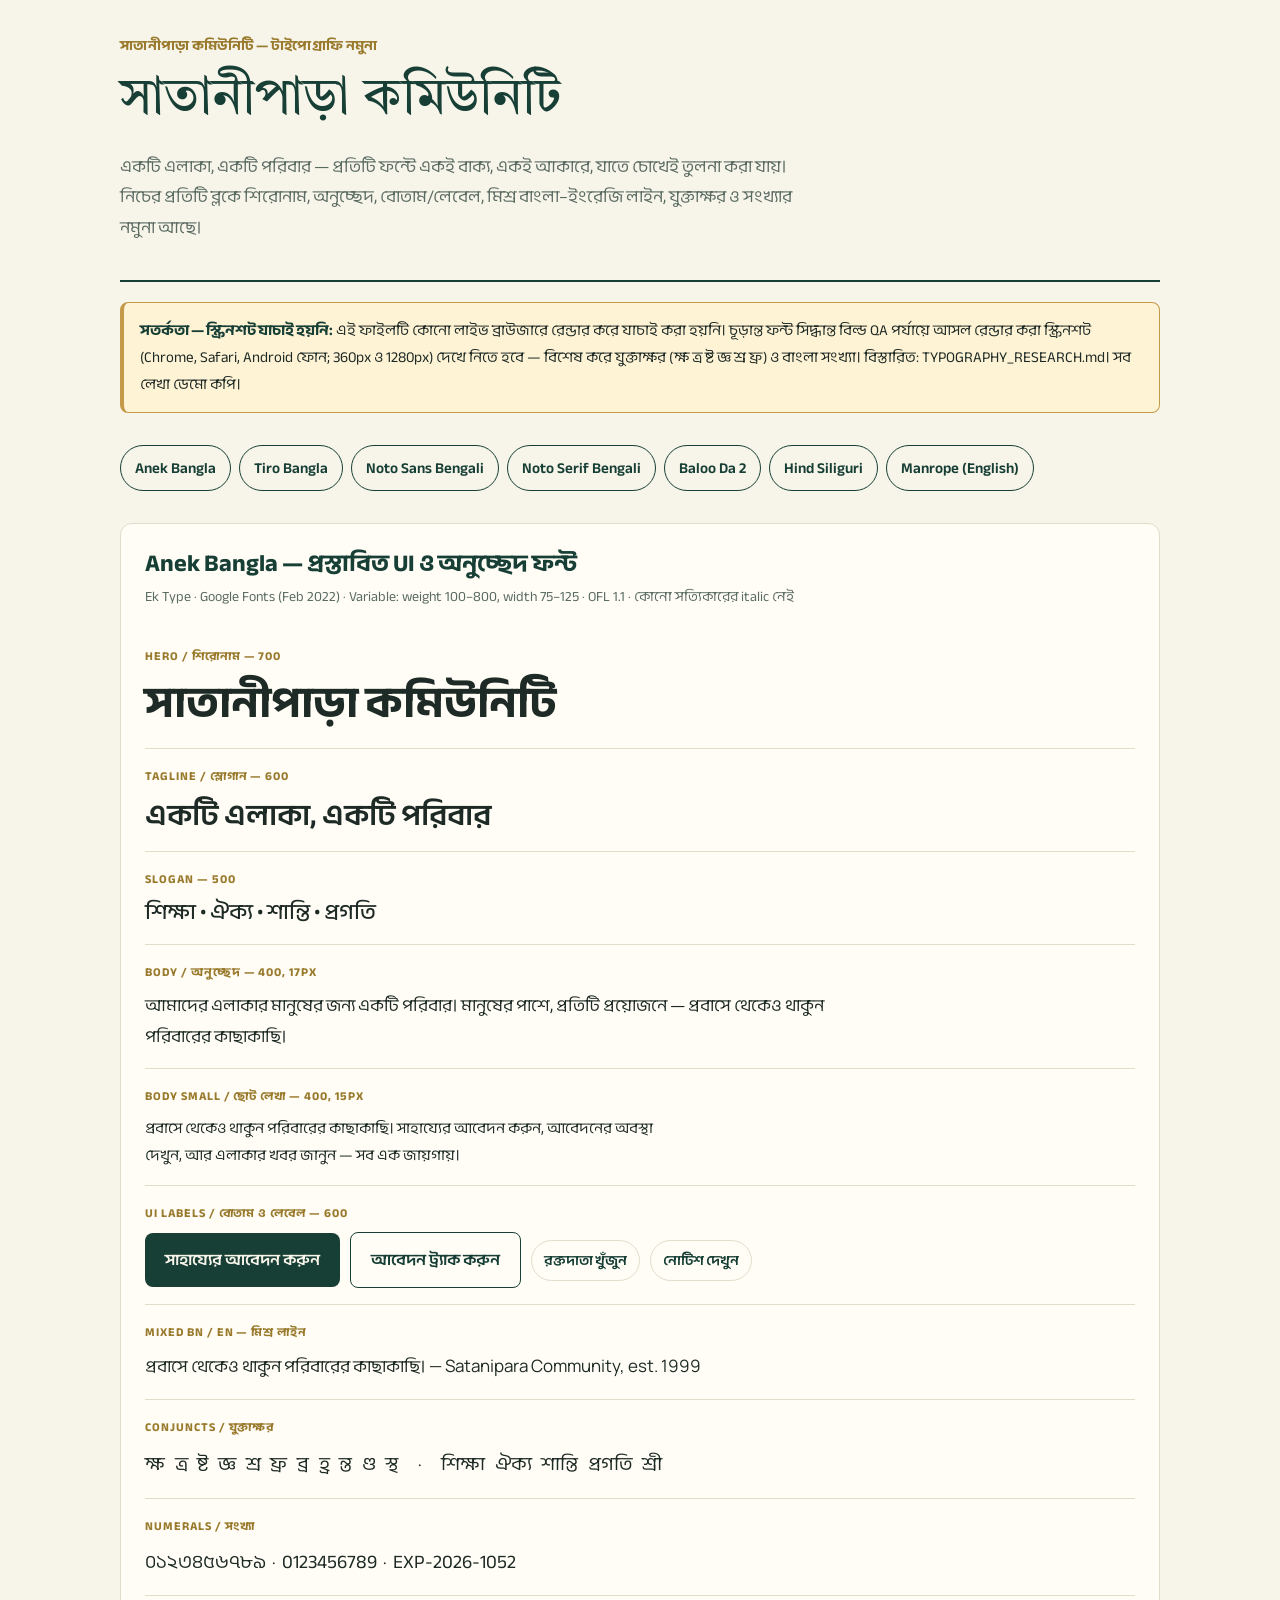
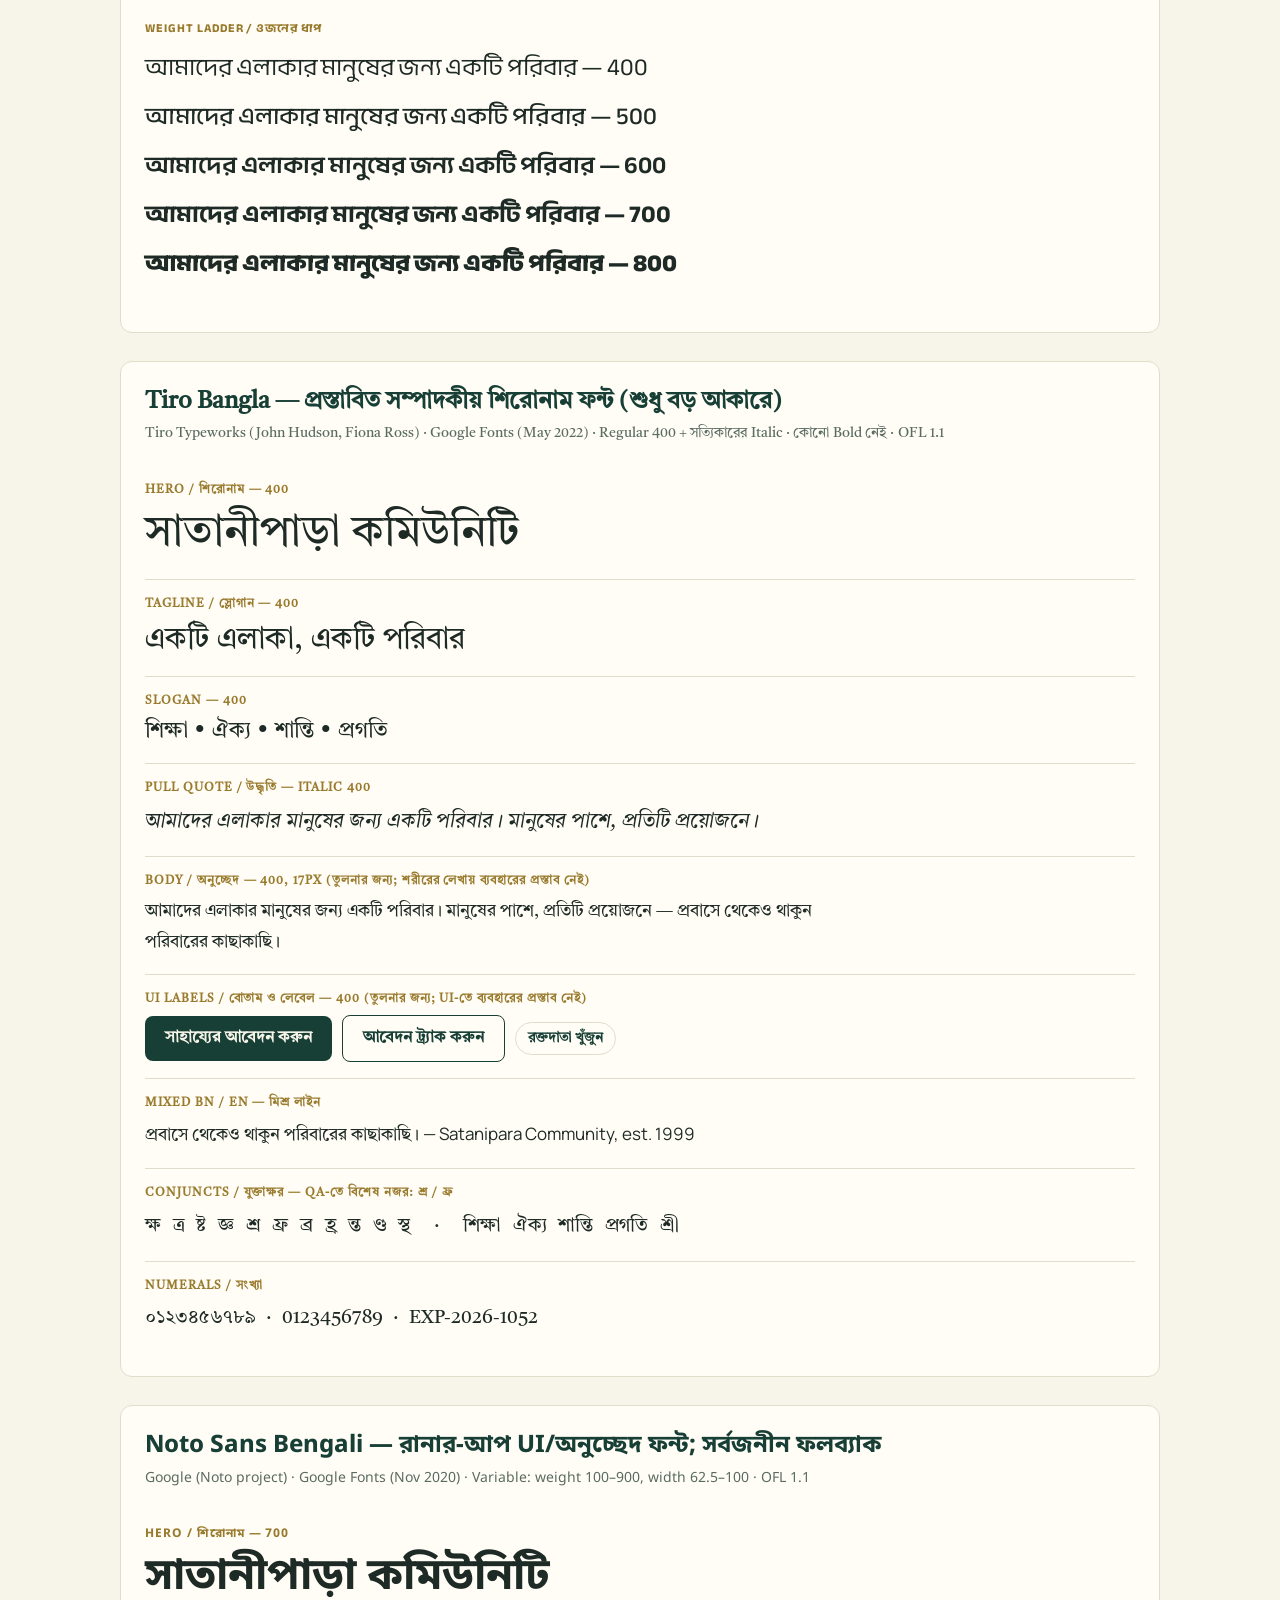
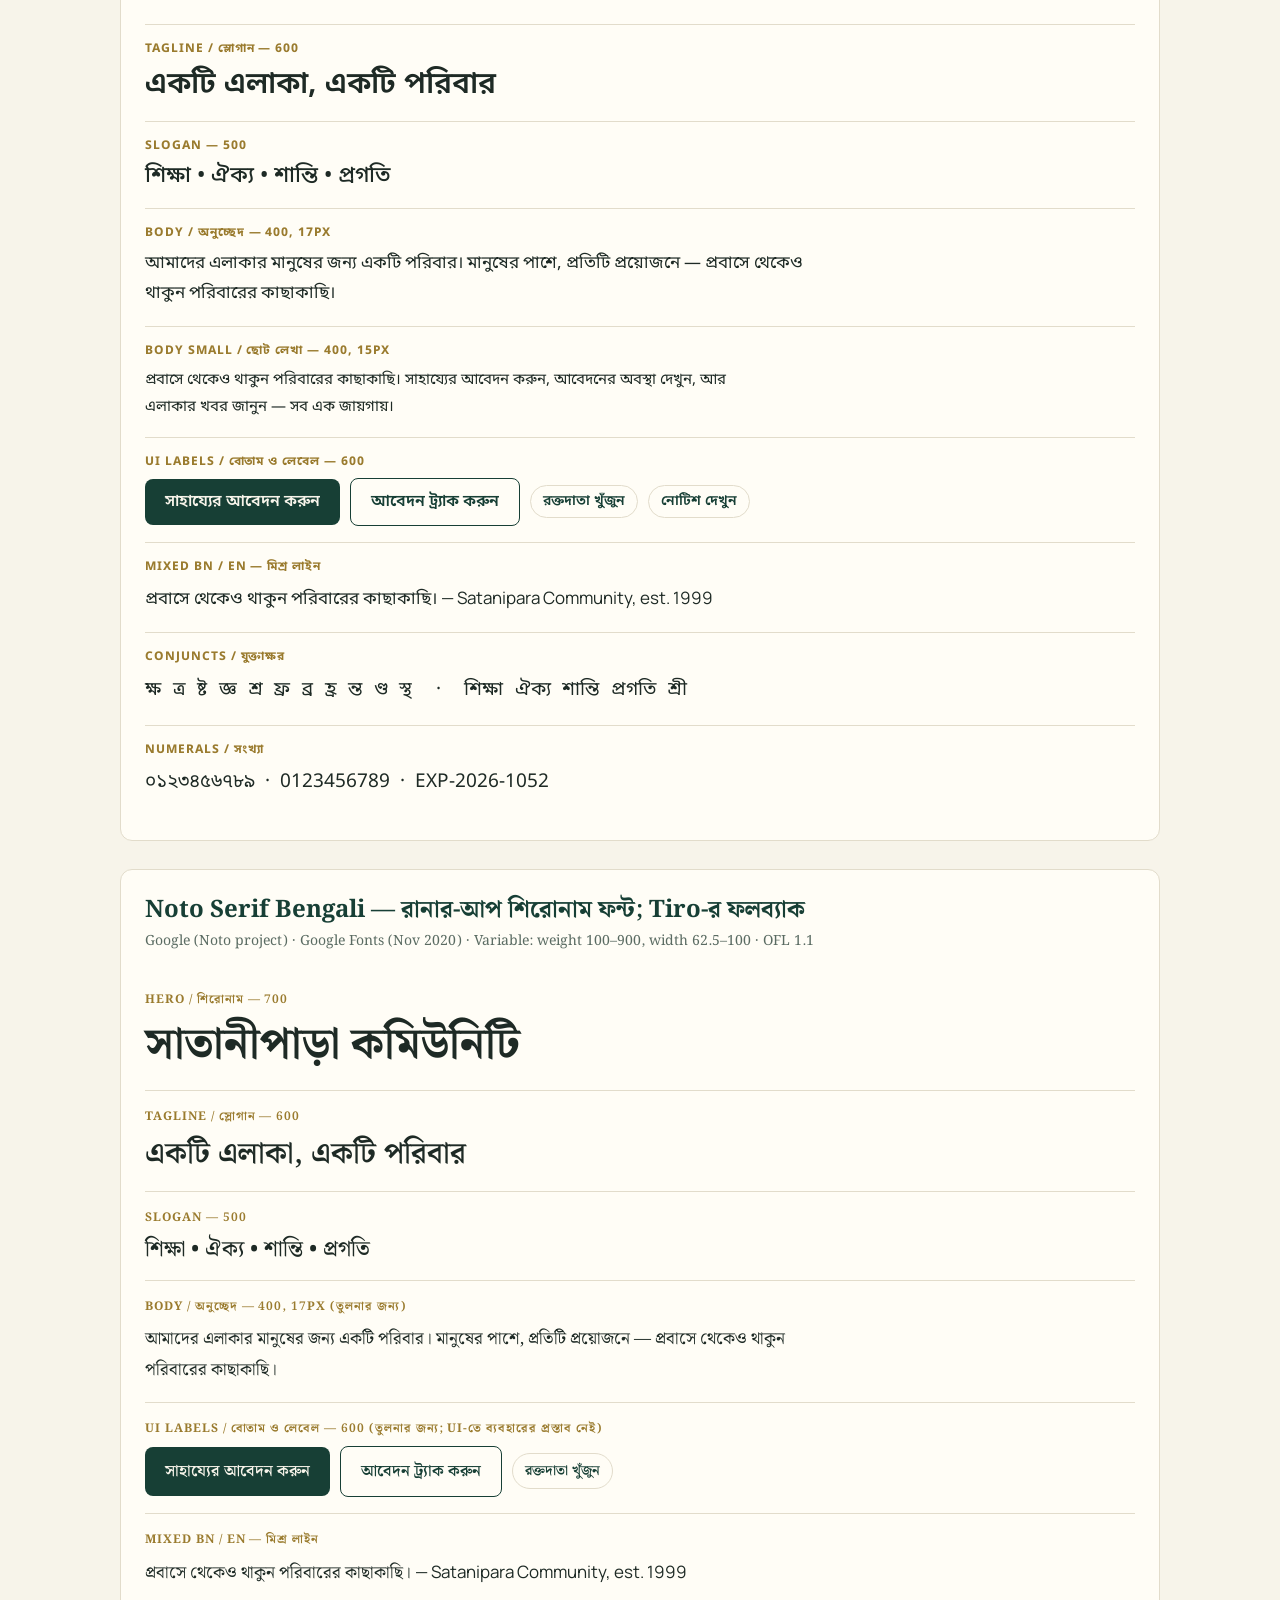
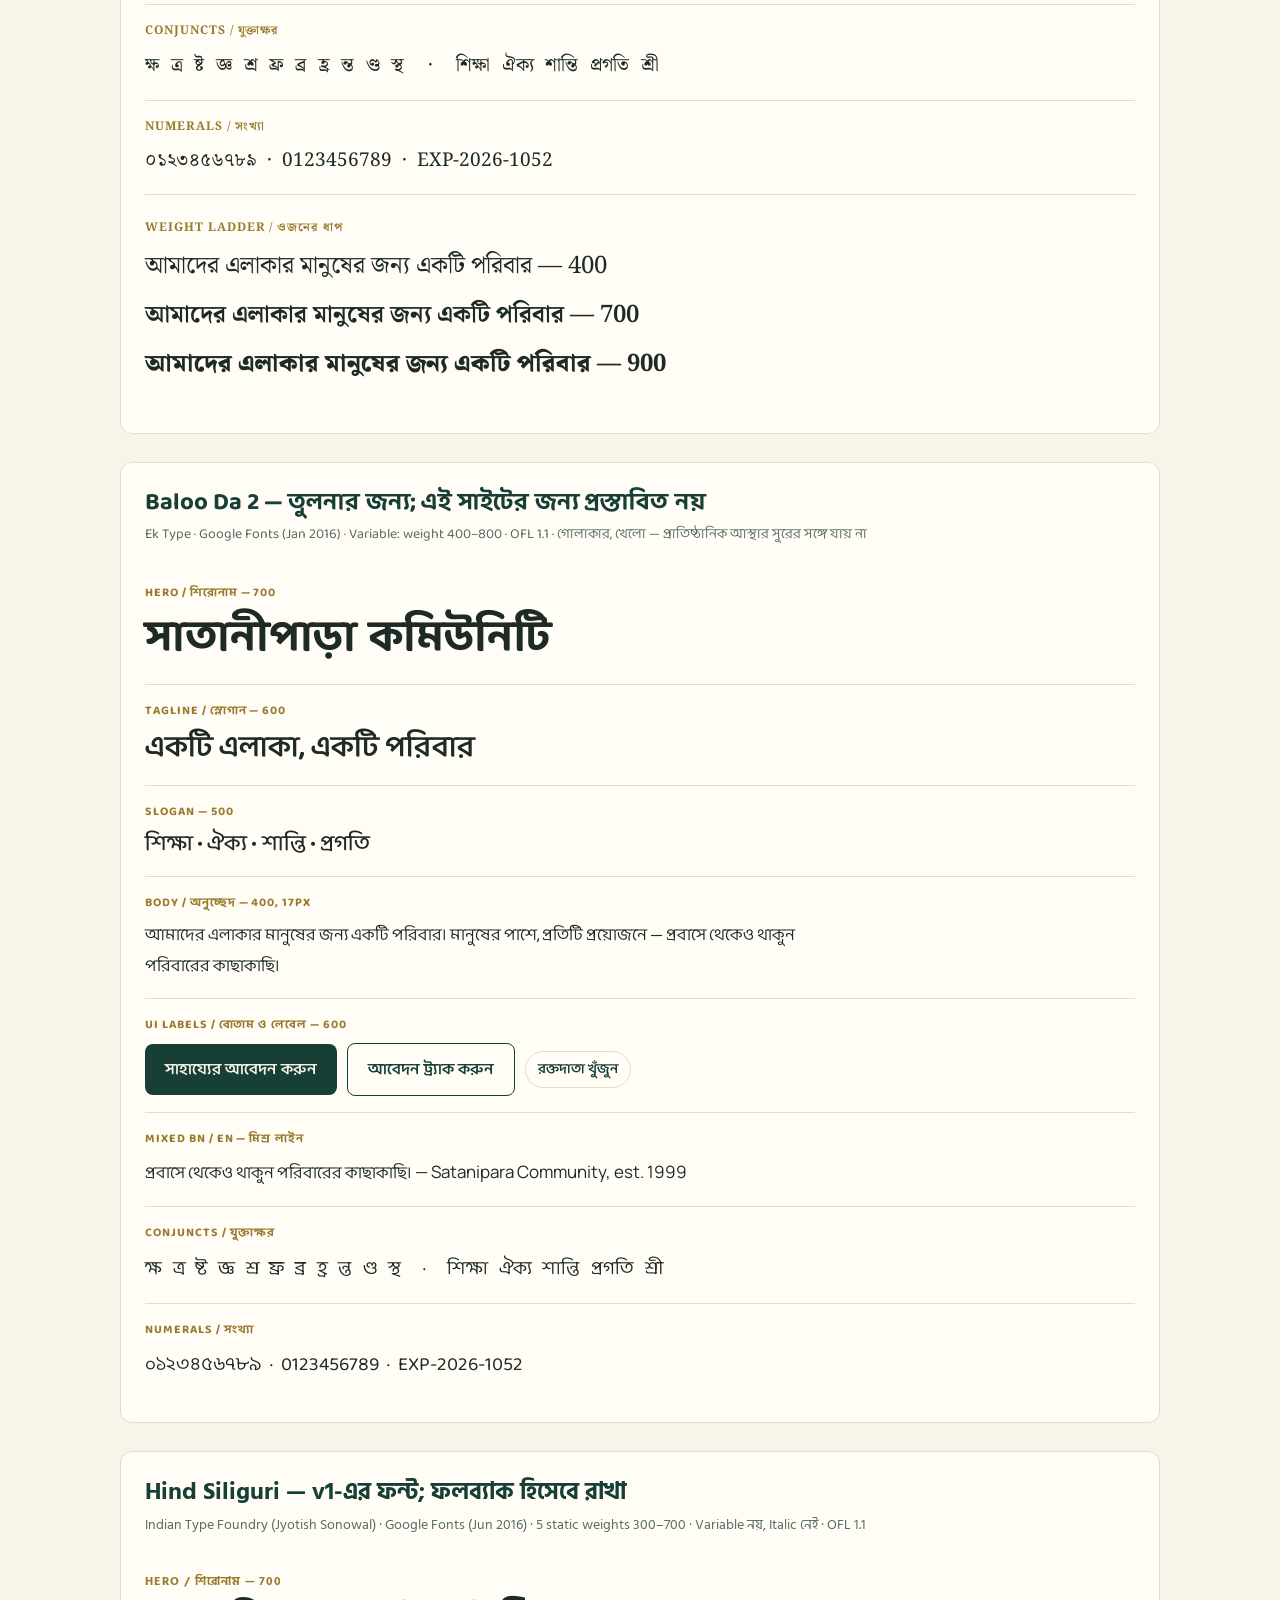
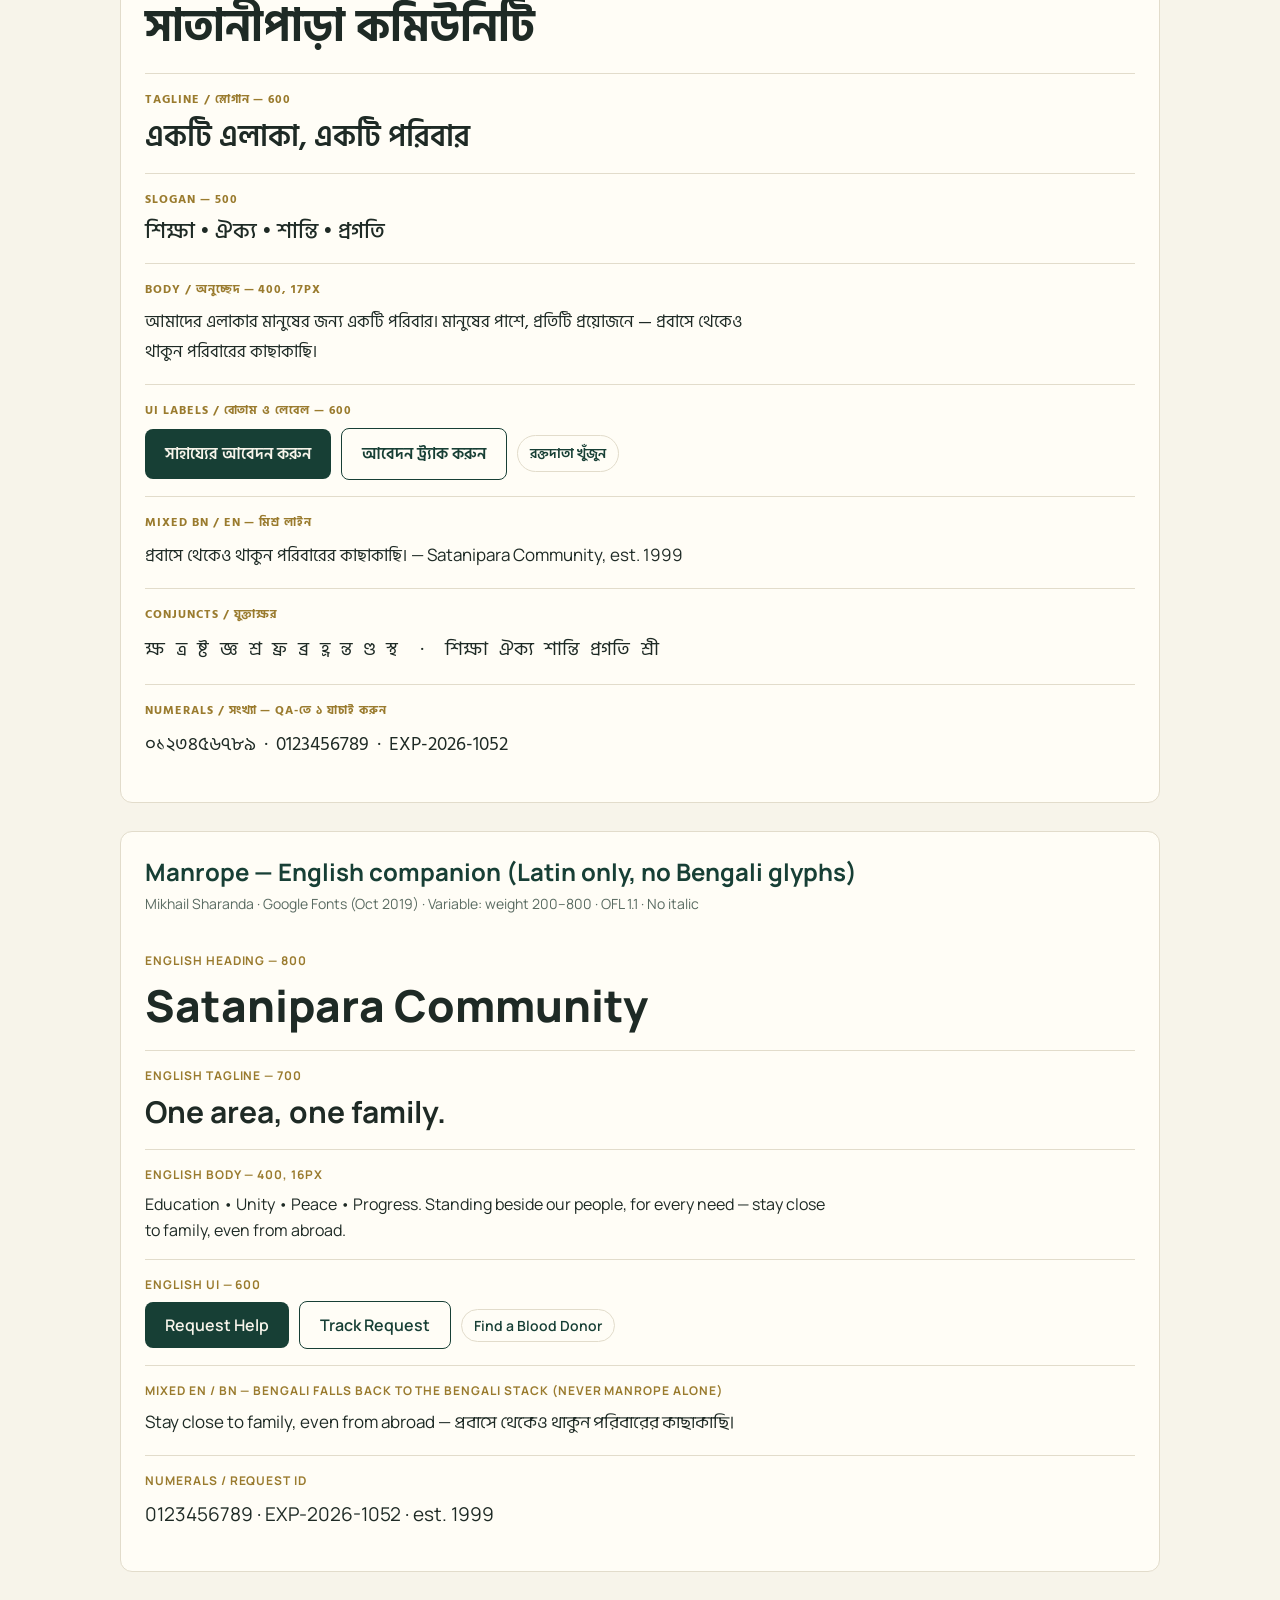
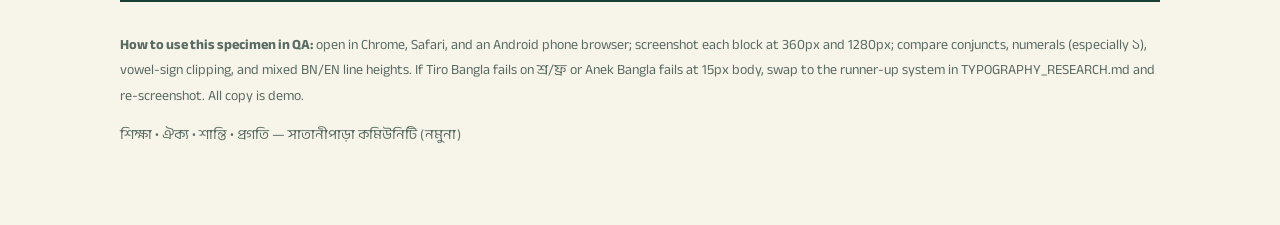
<file: docs/redesign/TYPOGRAPHY_SPECIMEN.html>
<!DOCTYPE html>
<html lang="bn">
<head>
<meta charset="UTF-8">
<meta name="viewport" content="width=device-width, initial-scale=1.0">
<title>Typography Specimen — Satanipara Community (Redesign Phase 3)</title>
<!--
  STANDALONE SPECIMEN — Satanipara Community redesign, Phase 3 (2026-11-14)
  Purpose: compare Bengali candidate fonts side by side on the SAME real strings.
  Fonts load from Google Fonts CDN; if offline, each block falls back to the
  system Bengali sans/serif so the page still reads (fallback is labelled).

  ⚠️ NO SCREENSHOT VERIFICATION HAS BEEN PERFORMED on this file. The final font
  decision must be confirmed from actual rendered screenshots during build QA
  (see TYPOGRAPHY_RESEARCH.md). Do not present this file as proof of rendering.
  All strings are DEMO copy; no real people, stats, or finance appear here.
-->
<link rel="preconnect" href="https://fonts.googleapis.com">
<link rel="preconnect" href="https://fonts.gstatic.com" crossorigin>
<link href="https://fonts.googleapis.com/css2?family=Anek+Bangla:wght@100..800&family=Tiro+Bangla:ital@0;1&family=Noto+Sans+Bengali:wght@100..900&family=Noto+Serif+Bengali:wght@100..900&family=Baloo+Da+2:wght@400..800&family=Hind+Siliguri:wght@300;400;500;600;700&family=Manrope:wght@200..800&display=swap" rel="stylesheet">
<style>
  :root{
    --forest:#173F35; --deep:#102E27; --gold:#C49A4A; --brass:#9A7B2E;
    --ivory:#F7F4EA; --paper:#FFFDF6; --ink:#1E2A25; --muted:#5A6B62; --line:#E2DCCB;
  }
  *{box-sizing:border-box}
  body{margin:0;background:var(--ivory);color:var(--ink);font-family:'Anek Bangla','Noto Sans Bengali',sans-serif;}
  .wrap{max-width:1080px;margin:0 auto;padding:32px 20px 64px}
  header{border-bottom:2px solid var(--forest);padding-bottom:20px;margin-bottom:8px}
  .kicker{color:var(--brass);font-weight:700;font-size:14px;letter-spacing:.02em;margin:0 0 8px}
  h1{font-family:'Tiro Bangla','Noto Serif Bengali',serif;font-weight:400;font-size:clamp(32px,6vw,52px);line-height:1.3;margin:0;color:var(--forest)}
  .lede{font-size:17px;line-height:1.8;color:var(--muted);max-width:68ch}
  .notice{background:#FFF3D6;border:1px solid var(--gold);border-left:4px solid var(--gold);border-radius:8px;padding:14px 16px;font-size:15px;line-height:1.8;margin:20px 0 32px}
  .notice b{color:var(--forest)}
  nav.toc{margin:0 0 32px;padding:0;list-style:none;display:flex;flex-wrap:wrap;gap:8px}
  nav.toc a{display:inline-block;padding:8px 14px;border:1px solid var(--forest);border-radius:999px;color:var(--forest);text-decoration:none;font-size:15px;font-weight:600}
  section.font-block{background:var(--paper);border:1px solid var(--line);border-radius:12px;padding:24px;margin-bottom:28px}
  section.font-block h2{margin:0 0 4px;color:var(--forest);font-size:24px;line-height:1.35}
  section.font-block .meta{color:var(--muted);font-size:14px;line-height:1.7;margin:0 0 20px}
  .sample{border-top:1px solid var(--line);padding:16px 0}
  .sample:first-of-type{border-top:none}
  .label{font-size:12px;font-weight:700;color:var(--brass);text-transform:uppercase;letter-spacing:.08em;margin:0 0 8px}
  .label span{font-family:'Manrope',sans-serif}
  /* --- per-font classes: each block sets ONLY its own family --- */
  .f-anek{font-family:'Anek Bangla','Noto Sans Bengali',sans-serif}
  .f-tiro{font-family:'Tiro Bangla','Noto Serif Bengali',serif}
  .f-notosans{font-family:'Noto Sans Bengali','Hind Siliguri',sans-serif}
  .f-notoserif{font-family:'Noto Serif Bengali','Tiro Bangla',serif}
  .f-baloo{font-family:'Baloo Da 2','Noto Sans Bengali',sans-serif}
  .f-hind{font-family:'Hind Siliguri','Noto Sans Bengali',sans-serif}
  .f-manrope{font-family:'Manrope','Anek Bangla',sans-serif}
  .hero{font-size:clamp(30px,5vw,44px);line-height:1.3;margin:0}
  .h2s{font-size:clamp(22px,3vw,30px);line-height:1.35;margin:0}
  .body{font-size:17px;line-height:1.8;margin:0;max-width:68ch}
  .body-sm{font-size:15px;line-height:1.8;margin:0;max-width:68ch}
  .ui{display:flex;flex-wrap:wrap;gap:10px;align-items:center}
  .btn{display:inline-block;background:var(--forest);color:var(--ivory);border:none;border-radius:8px;padding:12px 20px;font-size:16px;font-weight:600;cursor:pointer}
  .btn-ghost{display:inline-block;background:transparent;color:var(--forest);border:1px solid var(--forest);border-radius:8px;padding:12px 20px;font-size:16px;font-weight:600;cursor:pointer}
  .chip{display:inline-block;border:1px solid var(--line);border-radius:999px;padding:6px 12px;font-size:14px;font-weight:600;color:var(--forest)}
  .mixed{font-size:17px;line-height:1.8;margin:0}
  .mixed .en{font-family:'Manrope',sans-serif}
  .conj{font-size:19px;line-height:1.9;margin:0;word-spacing:.35em}
  .nums{font-size:19px;line-height:1.8;margin:0}
  .sizes p{margin:6px 0;line-height:1.8}
  footer{border-top:2px solid var(--forest);padding-top:16px;color:var(--muted);font-size:14px;line-height:1.8}
  @media (max-width:640px){ .wrap{padding:20px 14px 48px} section.font-block{padding:18px 16px} }
</style>
</head>
<body>
<div class="wrap">

<header>
  <p class="kicker">সাতানীপাড়া কমিউনিটি — টাইপোগ্রাফি নমুনা</p>
  <h1>সাতানীপাড়া কমিউনিটি</h1>
  <p class="lede">একটি এলাকা, একটি পরিবার — প্রতিটি ফন্টে একই বাক্য, একই আকারে, যাতে চোখেই
  তুলনা করা যায়। নিচের প্রতিটি ব্লকে শিরোনাম, অনুচ্ছেদ, বোতাম/লেবেল, মিশ্র
  বাংলা–ইংরেজি লাইন, যুক্তাক্ষর ও সংখ্যার নমুনা আছে।</p>
</header>

<div class="notice"><b>সতর্কতা — স্ক্রিনশট যাচাই হয়নি:</b> এই ফাইলটি কোনো লাইভ ব্রাউজারে
রেন্ডার করে যাচাই করা হয়নি। চূড়ান্ত ফন্ট সিদ্ধান্ত বিল্ড QA পর্যায়ে আসল
রেন্ডার করা স্ক্রিনশট (Chrome, Safari, Android ফোন; 360px ও 1280px) দেখে নিতে
হবে — বিশেষ করে যুক্তাক্ষর (ক্ষ ত্র ষ্ট জ্ঞ শ্র ফ্র) ও বাংলা সংখ্যা। বিস্তারিত:
TYPOGRAPHY_RESEARCH.md। সব লেখা ডেমো কপি।</div>

<nav class="toc" aria-label="ফন্ট তালিকা">
  <a href="#anek">Anek Bangla</a><a href="#tiro">Tiro Bangla</a>
  <a href="#notosans">Noto Sans Bengali</a><a href="#notoserif">Noto Serif Bengali</a>
  <a href="#baloo">Baloo Da 2</a><a href="#hind">Hind Siliguri</a>
  <a href="#manrope">Manrope (English)</a>
</nav>

<!-- ============ 1. ANEK BANGLA ============ -->
<section class="font-block" id="anek">
  <h2 class="f-anek">Anek Bangla — প্রস্তাবিত UI ও অনুচ্ছেদ ফন্ট</h2>
  <p class="meta f-anek">Ek Type · Google Fonts (Feb 2022) · Variable: weight 100–800, width 75–125 · OFL 1.1 · কোনো সত্যিকারের italic নেই</p>
  <div class="sample f-anek"><p class="label">Hero / শিরোনাম — 700</p><p class="hero" style="font-weight:700">সাতানীপাড়া কমিউনিটি</p></div>
  <div class="sample f-anek"><p class="label">Tagline / স্লোগান — 600</p><p class="h2s" style="font-weight:600">একটি এলাকা, একটি পরিবার</p></div>
  <div class="sample f-anek"><p class="label">Slogan — 500</p><p class="h2s" style="font-weight:500;font-size:22px">শিক্ষা • ঐক্য • শান্তি • প্রগতি</p></div>
  <div class="sample f-anek"><p class="label">Body / অনুচ্ছেদ — 400, 17px</p><p class="body">আমাদের এলাকার মানুষের জন্য একটি পরিবার। মানুষের পাশে, প্রতিটি প্রয়োজনে — প্রবাসে থেকেও থাকুন পরিবারের কাছাকাছি।</p></div>
  <div class="sample f-anek"><p class="label">Body small / ছোট লেখা — 400, 15px</p><p class="body-sm">প্রবাসে থেকেও থাকুন পরিবারের কাছাকাছি। সাহায্যের আবেদন করুন, আবেদনের অবস্থা দেখুন, আর এলাকার খবর জানুন — সব এক জায়গায়।</p></div>
  <div class="sample f-anek"><p class="label">UI labels / বোতাম ও লেবেল — 600</p><div class="ui"><button class="btn f-anek" type="button">সাহায্যের আবেদন করুন</button><button class="btn-ghost f-anek" type="button">আবেদন ট্র্যাক করুন</button><span class="chip">রক্তদাতা খুঁজুন</span><span class="chip">নোটিশ দেখুন</span></div></div>
  <div class="sample f-anek"><p class="label">Mixed BN / EN — মিশ্র লাইন</p><p class="mixed">প্রবাসে থেকেও থাকুন পরিবারের কাছাকাছি। <span class="en">— Satanipara Community, est. 1999</span></p></div>
  <div class="sample f-anek"><p class="label">Conjuncts / যুক্তাক্ষর</p><p class="conj">ক্ষ ত্র ষ্ট জ্ঞ শ্র ফ্র ব্র হ্র ন্ত ণ্ড স্থ &nbsp;·&nbsp; শিক্ষা ঐক্য শান্তি প্রগতি শ্রী</p></div>
  <div class="sample f-anek"><p class="label">Numerals / সংখ্যা</p><p class="nums">০১২৩৪৫৬৭৮৯ &nbsp;·&nbsp; 0123456789 &nbsp;·&nbsp; EXP-2026-1052</p></div>
  <div class="sample f-anek sizes"><p class="label">Weight ladder / ওজনের ধাপ</p><p style="font-weight:400;font-size:24px">আমাদের এলাকার মানুষের জন্য একটি পরিবার — 400</p><p style="font-weight:500;font-size:24px">আমাদের এলাকার মানুষের জন্য একটি পরিবার — 500</p><p style="font-weight:600;font-size:24px">আমাদের এলাকার মানুষের জন্য একটি পরিবার — 600</p><p style="font-weight:700;font-size:24px">আমাদের এলাকার মানুষের জন্য একটি পরিবার — 700</p><p style="font-weight:800;font-size:24px">আমাদের এলাকার মানুষের জন্য একটি পরিবার — 800</p></div>
</section>

<!-- ============ 2. TIRO BANGLA ============ -->
<section class="font-block" id="tiro">
  <h2 class="f-tiro">Tiro Bangla — প্রস্তাবিত সম্পাদকীয় শিরোনাম ফন্ট (শুধু বড় আকারে)</h2>
  <p class="meta f-tiro">Tiro Typeworks (John Hudson, Fiona Ross) · Google Fonts (May 2022) · Regular 400 + সত্যিকারের Italic · কোনো Bold নেই · OFL 1.1</p>
  <div class="sample f-tiro"><p class="label">Hero / শিরোনাম — 400</p><p class="hero">সাতানীপাড়া কমিউনিটি</p></div>
  <div class="sample f-tiro"><p class="label">Tagline / স্লোগান — 400</p><p class="h2s">একটি এলাকা, একটি পরিবার</p></div>
  <div class="sample f-tiro"><p class="label">Slogan — 400</p><p class="h2s" style="font-size:22px">শিক্ষা • ঐক্য • শান্তি • প্রগতি</p></div>
  <div class="sample f-tiro"><p class="label">Pull quote / উদ্ধৃতি — Italic 400</p><p class="body" style="font-style:italic;font-size:20px">আমাদের এলাকার মানুষের জন্য একটি পরিবার। মানুষের পাশে, প্রতিটি প্রয়োজনে।</p></div>
  <div class="sample f-tiro"><p class="label">Body / অনুচ্ছেদ — 400, 17px (তুলনার জন্য; শরীরের লেখায় ব্যবহারের প্রস্তাব নেই)</p><p class="body">আমাদের এলাকার মানুষের জন্য একটি পরিবার। মানুষের পাশে, প্রতিটি প্রয়োজনে — প্রবাসে থেকেও থাকুন পরিবারের কাছাকাছি।</p></div>
  <div class="sample f-tiro"><p class="label">UI labels / বোতাম ও লেবেল — 400 (তুলনার জন্য; UI-তে ব্যবহারের প্রস্তাব নেই)</p><div class="ui"><button class="btn f-tiro" type="button">সাহায্যের আবেদন করুন</button><button class="btn-ghost f-tiro" type="button">আবেদন ট্র্যাক করুন</button><span class="chip">রক্তদাতা খুঁজুন</span></div></div>
  <div class="sample f-tiro"><p class="label">Mixed BN / EN — মিশ্র লাইন</p><p class="mixed">প্রবাসে থেকেও থাকুন পরিবারের কাছাকাছি। <span class="en">— Satanipara Community, est. 1999</span></p></div>
  <div class="sample f-tiro"><p class="label">Conjuncts / যুক্তাক্ষর — QA-তে বিশেষ নজর: শ্র / ফ্র</p><p class="conj">ক্ষ ত্র ষ্ট জ্ঞ শ্র ফ্র ব্র হ্র ন্ত ণ্ড স্থ &nbsp;·&nbsp; শিক্ষা ঐক্য শান্তি প্রগতি শ্রী</p></div>
  <div class="sample f-tiro"><p class="label">Numerals / সংখ্যা</p><p class="nums">০১২৩৪৫৬৭৮৯ &nbsp;·&nbsp; 0123456789 &nbsp;·&nbsp; EXP-2026-1052</p></div>
</section>

<!-- ============ 3. NOTO SANS BENGALI ============ -->
<section class="font-block" id="notosans">
  <h2 class="f-notosans">Noto Sans Bengali — রানার-আপ UI/অনুচ্ছেদ ফন্ট; সর্বজনীন ফলব্যাক</h2>
  <p class="meta f-notosans">Google (Noto project) · Google Fonts (Nov 2020) · Variable: weight 100–900, width 62.5–100 · OFL 1.1</p>
  <div class="sample f-notosans"><p class="label">Hero / শিরোনাম — 700</p><p class="hero" style="font-weight:700">সাতানীপাড়া কমিউনিটি</p></div>
  <div class="sample f-notosans"><p class="label">Tagline / স্লোগান — 600</p><p class="h2s" style="font-weight:600">একটি এলাকা, একটি পরিবার</p></div>
  <div class="sample f-notosans"><p class="label">Slogan — 500</p><p class="h2s" style="font-weight:500;font-size:22px">শিক্ষা • ঐক্য • শান্তি • প্রগতি</p></div>
  <div class="sample f-notosans"><p class="label">Body / অনুচ্ছেদ — 400, 17px</p><p class="body">আমাদের এলাকার মানুষের জন্য একটি পরিবার। মানুষের পাশে, প্রতিটি প্রয়োজনে — প্রবাসে থেকেও থাকুন পরিবারের কাছাকাছি।</p></div>
  <div class="sample f-notosans"><p class="label">Body small / ছোট লেখা — 400, 15px</p><p class="body-sm">প্রবাসে থেকেও থাকুন পরিবারের কাছাকাছি। সাহায্যের আবেদন করুন, আবেদনের অবস্থা দেখুন, আর এলাকার খবর জানুন — সব এক জায়গায়।</p></div>
  <div class="sample f-notosans"><p class="label">UI labels / বোতাম ও লেবেল — 600</p><div class="ui"><button class="btn f-notosans" type="button">সাহায্যের আবেদন করুন</button><button class="btn-ghost f-notosans" type="button">আবেদন ট্র্যাক করুন</button><span class="chip">রক্তদাতা খুঁজুন</span><span class="chip">নোটিশ দেখুন</span></div></div>
  <div class="sample f-notosans"><p class="label">Mixed BN / EN — মিশ্র লাইন</p><p class="mixed">প্রবাসে থেকেও থাকুন পরিবারের কাছাকাছি। <span class="en">— Satanipara Community, est. 1999</span></p></div>
  <div class="sample f-notosans"><p class="label">Conjuncts / যুক্তাক্ষর</p><p class="conj">ক্ষ ত্র ষ্ট জ্ঞ শ্র ফ্র ব্র হ্র ন্ত ণ্ড স্থ &nbsp;·&nbsp; শিক্ষা ঐক্য শান্তি প্রগতি শ্রী</p></div>
  <div class="sample f-notosans"><p class="label">Numerals / সংখ্যা</p><p class="nums">০১২৩৪৫৬৭৮৯ &nbsp;·&nbsp; 0123456789 &nbsp;·&nbsp; EXP-2026-1052</p></div>
</section>

<!-- ============ 4. NOTO SERIF BENGALI ============ -->
<section class="font-block" id="notoserif">
  <h2 class="f-notoserif">Noto Serif Bengali — রানার-আপ শিরোনাম ফন্ট; Tiro-র ফলব্যাক</h2>
  <p class="meta f-notoserif">Google (Noto project) · Google Fonts (Nov 2020) · Variable: weight 100–900, width 62.5–100 · OFL 1.1</p>
  <div class="sample f-notoserif"><p class="label">Hero / শিরোনাম — 700</p><p class="hero" style="font-weight:700">সাতানীপাড়া কমিউনিটি</p></div>
  <div class="sample f-notoserif"><p class="label">Tagline / স্লোগান — 600</p><p class="h2s" style="font-weight:600">একটি এলাকা, একটি পরিবার</p></div>
  <div class="sample f-notoserif"><p class="label">Slogan — 500</p><p class="h2s" style="font-weight:500;font-size:22px">শিক্ষা • ঐক্য • শান্তি • প্রগতি</p></div>
  <div class="sample f-notoserif"><p class="label">Body / অনুচ্ছেদ — 400, 17px (তুলনার জন্য)</p><p class="body">আমাদের এলাকার মানুষের জন্য একটি পরিবার। মানুষের পাশে, প্রতিটি প্রয়োজনে — প্রবাসে থেকেও থাকুন পরিবারের কাছাকাছি।</p></div>
  <div class="sample f-notoserif"><p class="label">UI labels / বোতাম ও লেবেল — 600 (তুলনার জন্য; UI-তে ব্যবহারের প্রস্তাব নেই)</p><div class="ui"><button class="btn f-notoserif" type="button">সাহায্যের আবেদন করুন</button><button class="btn-ghost f-notoserif" type="button">আবেদন ট্র্যাক করুন</button><span class="chip">রক্তদাতা খুঁজুন</span></div></div>
  <div class="sample f-notoserif"><p class="label">Mixed BN / EN — মিশ্র লাইন</p><p class="mixed">প্রবাসে থেকেও থাকুন পরিবারের কাছাকাছি। <span class="en">— Satanipara Community, est. 1999</span></p></div>
  <div class="sample f-notoserif"><p class="label">Conjuncts / যুক্তাক্ষর</p><p class="conj">ক্ষ ত্র ষ্ট জ্ঞ শ্র ফ্র ব্র হ্র ন্ত ণ্ড স্থ &nbsp;·&nbsp; শিক্ষা ঐক্য শান্তি প্রগতি শ্রী</p></div>
  <div class="sample f-notoserif"><p class="label">Numerals / সংখ্যা</p><p class="nums">০১২৩৪৫৬৭৮৯ &nbsp;·&nbsp; 0123456789 &nbsp;·&nbsp; EXP-2026-1052</p></div>
  <div class="sample f-notoserif sizes"><p class="label">Weight ladder / ওজনের ধাপ</p><p style="font-weight:400;font-size:24px">আমাদের এলাকার মানুষের জন্য একটি পরিবার — 400</p><p style="font-weight:700;font-size:24px">আমাদের এলাকার মানুষের জন্য একটি পরিবার — 700</p><p style="font-weight:900;font-size:24px">আমাদের এলাকার মানুষের জন্য একটি পরিবার — 900</p></div>
</section>

<!-- ============ 5. BALOO DA 2 ============ -->
<section class="font-block" id="baloo">
  <h2 class="f-baloo">Baloo Da 2 — তুলনার জন্য; এই সাইটের জন্য প্রস্তাবিত নয়</h2>
  <p class="meta f-baloo">Ek Type · Google Fonts (Jan 2016) · Variable: weight 400–800 · OFL 1.1 · গোলাকার, খেলো — প্রাতিষ্ঠানিক আস্থার সুরের সঙ্গে যায় না</p>
  <div class="sample f-baloo"><p class="label">Hero / শিরোনাম — 700</p><p class="hero" style="font-weight:700">সাতানীপাড়া কমিউনিটি</p></div>
  <div class="sample f-baloo"><p class="label">Tagline / স্লোগান — 600</p><p class="h2s" style="font-weight:600">একটি এলাকা, একটি পরিবার</p></div>
  <div class="sample f-baloo"><p class="label">Slogan — 500</p><p class="h2s" style="font-weight:500;font-size:22px">শিক্ষা • ঐক্য • শান্তি • প্রগতি</p></div>
  <div class="sample f-baloo"><p class="label">Body / অনুচ্ছেদ — 400, 17px</p><p class="body">আমাদের এলাকার মানুষের জন্য একটি পরিবার। মানুষের পাশে, প্রতিটি প্রয়োজনে — প্রবাসে থেকেও থাকুন পরিবারের কাছাকাছি।</p></div>
  <div class="sample f-baloo"><p class="label">UI labels / বোতাম ও লেবেল — 600</p><div class="ui"><button class="btn f-baloo" type="button">সাহায্যের আবেদন করুন</button><button class="btn-ghost f-baloo" type="button">আবেদন ট্র্যাক করুন</button><span class="chip">রক্তদাতা খুঁজুন</span></div></div>
  <div class="sample f-baloo"><p class="label">Mixed BN / EN — মিশ্র লাইন</p><p class="mixed">প্রবাসে থেকেও থাকুন পরিবারের কাছাকাছি। <span class="en">— Satanipara Community, est. 1999</span></p></div>
  <div class="sample f-baloo"><p class="label">Conjuncts / যুক্তাক্ষর</p><p class="conj">ক্ষ ত্র ষ্ট জ্ঞ শ্র ফ্র ব্র হ্র ন্ত ণ্ড স্থ &nbsp;·&nbsp; শিক্ষা ঐক্য শান্তি প্রগতি শ্রী</p></div>
  <div class="sample f-baloo"><p class="label">Numerals / সংখ্যা</p><p class="nums">০১২৩৪৫৬৭৮৯ &nbsp;·&nbsp; 0123456789 &nbsp;·&nbsp; EXP-2026-1052</p></div>
</section>

<!-- ============ 6. HIND SILIGURI ============ -->
<section class="font-block" id="hind">
  <h2 class="f-hind">Hind Siliguri — v1-এর ফন্ট; ফলব্যাক হিসেবে রাখা</h2>
  <p class="meta f-hind">Indian Type Foundry (Jyotish Sonowal) · Google Fonts (Jun 2016) · 5 static weights 300–700 · Variable নয়, Italic নেই · OFL 1.1</p>
  <div class="sample f-hind"><p class="label">Hero / শিরোনাম — 700</p><p class="hero" style="font-weight:700">সাতানীপাড়া কমিউনিটি</p></div>
  <div class="sample f-hind"><p class="label">Tagline / স্লোগান — 600</p><p class="h2s" style="font-weight:600">একটি এলাকা, একটি পরিবার</p></div>
  <div class="sample f-hind"><p class="label">Slogan — 500</p><p class="h2s" style="font-weight:500;font-size:22px">শিক্ষা • ঐক্য • শান্তি • প্রগতি</p></div>
  <div class="sample f-hind"><p class="label">Body / অনুচ্ছেদ — 400, 17px</p><p class="body">আমাদের এলাকার মানুষের জন্য একটি পরিবার। মানুষের পাশে, প্রতিটি প্রয়োজনে — প্রবাসে থেকেও থাকুন পরিবারের কাছাকাছি।</p></div>
  <div class="sample f-hind"><p class="label">UI labels / বোতাম ও লেবেল — 600</p><div class="ui"><button class="btn f-hind" type="button">সাহায্যের আবেদন করুন</button><button class="btn-ghost f-hind" type="button">আবেদন ট্র্যাক করুন</button><span class="chip">রক্তদাতা খুঁজুন</span></div></div>
  <div class="sample f-hind"><p class="label">Mixed BN / EN — মিশ্র লাইন</p><p class="mixed">প্রবাসে থেকেও থাকুন পরিবারের কাছাকাছি। <span class="en">— Satanipara Community, est. 1999</span></p></div>
  <div class="sample f-hind"><p class="label">Conjuncts / যুক্তাক্ষর</p><p class="conj">ক্ষ ত্র ষ্ট জ্ঞ শ্র ফ্র ব্র হ্র ন্ত ণ্ড স্থ &nbsp;·&nbsp; শিক্ষা ঐক্য শান্তি প্রগতি শ্রী</p></div>
  <div class="sample f-hind"><p class="label">Numerals / সংখ্যা — QA-তে ১ যাচাই করুন</p><p class="nums">০১২৩৪৫৬৭৮৯ &nbsp;·&nbsp; 0123456789 &nbsp;·&nbsp; EXP-2026-1052</p></div>
</section>

<!-- ============ 7. MANROPE (EN) ============ -->
<section class="font-block" id="manrope">
  <h2 class="f-manrope">Manrope — English companion (Latin only, no Bengali glyphs)</h2>
  <p class="meta f-manrope">Mikhail Sharanda · Google Fonts (Oct 2019) · Variable: weight 200–800 · OFL 1.1 · No italic</p>
  <div class="sample f-manrope"><p class="label">English heading — 800</p><p class="hero" style="font-weight:800">Satanipara Community</p></div>
  <div class="sample f-manrope"><p class="label">English tagline — 700</p><p class="h2s" style="font-weight:700">One area, one family.</p></div>
  <div class="sample f-manrope"><p class="label">English body — 400, 16px</p><p class="body" style="font-size:16px;line-height:1.65">Education • Unity • Peace • Progress. Standing beside our people, for every need — stay close to family, even from abroad.</p></div>
  <div class="sample f-manrope"><p class="label">English UI — 600</p><div class="ui"><button class="btn f-manrope" type="button">Request Help</button><button class="btn-ghost f-manrope" type="button">Track Request</button><span class="chip">Find a Blood Donor</span></div></div>
  <div class="sample f-manrope"><p class="label">Mixed EN / BN — Bengali falls back to the Bengali stack (never Manrope alone)</p><p class="mixed"><span class="en">Stay close to family, even from abroad — </span><span class="f-anek">প্রবাসে থেকেও থাকুন পরিবারের কাছাকাছি।</span></p></div>
  <div class="sample f-manrope"><p class="label">Numerals / Request ID</p><p class="nums">0123456789 · EXP-2026-1052 · est. 1999</p></div>
</section>

<footer>
  <p><b>How to use this specimen in QA:</b> open in Chrome, Safari, and an Android
  phone browser; screenshot each block at 360px and 1280px; compare conjuncts,
  numerals (especially ১), vowel-sign clipping, and mixed BN/EN line heights.
  If Tiro Bangla fails on শ্র/ফ্র or Anek Bangla fails at 15px body, swap to the
  runner-up system in TYPOGRAPHY_RESEARCH.md and re-screenshot. All copy is demo.</p>
  <p>শিক্ষা • ঐক্য • শান্তি • প্রগতি — সাতানীপাড়া কমিউনিটি (নমুনা)</p>
</footer>

</div>
</body>
</html>
</file>
<file: design/admin-dashboard/css/tokens.css>
/* Satanipara Community — Admin Dashboard tokens v2 (Design Iteration 2)
   Direction D identity: Forest #173F35, Deep Forest #102E27, Gold #C49A4A.
   Gold is a restrained identity accent ONLY (rules, dots, timeline) — NEVER a
   general button colour. Light opens by default; dark is an intentionally
   designed palette, never a simple inversion (deep-forest surfaces, lighter
   surfaces — not shadows — for elevation).
   Every token below is used by css/*.css or js/*.js; no dead tokens.
   Spacing is a 4px scale; type is Anek Bangla + Manrope with system fallbacks.
   Bengali body text is 16px (min 15px). Touch target minimum is 44px. */
:root{
  /* Brand — light */
  --forest:#173F35; --deep:#102E27; --gold:#C49A4A; --moss:#2F6B4F; --ivory:#F7F4EA;
  --gold-soft:#E4C98F; --gold-line:var(--gold); /* --gold is the source value; --gold-line is its semantic alias */
  /* Surfaces — light (hierarchy: app < grouped < content < floating/modal) */
  --ground:#FBFBF8;            /* app background */
  --surface:#FFFFFF;           /* primary content surface */
  --surface-2:#F3F5F1;         /* secondary grouped surface */
  --surface-float:#FFFFFF;     /* floating action surface (menus, toasts) */
  --surface-modal:#FFFFFF;     /* modal / bottom-sheet surface */
  --paper:#F7F4EA; --wash:#F0F2EF;
  --nav-pill-bg:rgba(23,63,53,.10); /* bottom-nav active indicator pill (M3) */
  /* Ink / text */
  --ink:#1E2A25; --ink-strong:#102E27; --muted:#5A6B62;
  --line:#E3E6E1; --line-strong:#C9CFC9;
  /* Semantic status — used ONLY where the meaning is clear (badge + text, never colour alone) */
  --ok:#2F6B4F; --danger:#9B2C2C; --warn:#8A5A00; --info:#2F6B4F;
  --on-danger:#FFFFFF; --on-primary:#F7F4EA;
  /* Shape */
  --radius-sm:12px; --radius-md:16px; --radius-lg:20px; --radius-pill:999px;
  /* Elevation — subtle, only where layering is communicated */
  --shadow-sheet:0 8px 30px rgba(16,46,39,.12);
  --shadow-lift:0 2px 10px rgba(16,46,39,.08);
  /* Motion — short, purposeful, interruptible */
  --ease-product:cubic-bezier(.32,.72,0,1);
  --dur-fast:150ms; --dur-med:250ms;
  /* Focus — one ring, everywhere */
  --focus-ring:2px solid var(--forest); --focus-ring-offset:2px;
  /* Type */
  --font-bn:'Anek Bangla','Noto Sans Bengali','Hind Siliguri',sans-serif;
  --font-en:'Manrope','Anek Bangla',sans-serif;
  --font-quote:'Tiro Bangla','Noto Serif Bengali',serif;
  --text-h1:28px; --text-h2:20px; --text-h3:18px;
  --text-body:16px; --text-sm:14px; --text-xs:13px;
  /* Spacing — 4px scale (used across css/*.css) */
  --sp-1:4px; --sp-2:8px; --sp-3:12px; --sp-4:16px; --sp-6:24px; --sp-8:32px; --sp-12:48px; --sp-16:64px;
  /* Touch + chrome */
  --touch-min:44px;
  --sidebar-w:264px; --rail-w:76px; --topbar-h:64px; --topbar-h-mobile:56px;
  --bottomnav-h:64px; --container:1200px;
}
[data-theme="dark"]{
  /* Brand on dark — forest lightens so it stays readable on deep surfaces */
  --forest:#9CCFAE; --deep:#0B1A15; --gold:#C49A4A; --moss:#8FC7A8; --ivory:#FBFBF8;
  --gold-soft:#E4C98F; --gold-line:var(--gold);
  /* Surfaces — dark (elevation via LIGHTER surfaces, not shadows) */
  --ground:#0C1B16;            /* app background */
  --surface:#122019;           /* primary content surface */
  --surface-2:#1A2E25;         /* secondary grouped surface */
  --surface-float:#1E352B;     /* floating action surface */
  --surface-modal:#1E352B;     /* modal / bottom-sheet surface */
  --paper:#122019; --wash:#16281F;
  --nav-pill-bg:rgba(156,207,174,.16); /* bottom-nav active indicator pill (M3) */
  /* Ink / text on dark */
  --ink:#EDEFE7; --ink-strong:#FBFBF8; --muted:#A9BDB1;
  --line:#24443A; --line-strong:#3D5C4E;
  /* Semantic status on dark — hold contrast against dark surfaces */
  --ok:#7FBF9A; --danger:#E88A8A; --warn:#E4C98F; --info:#8FC7A8;
  --on-danger:#1A0E0E; --on-primary:#102E27;
  --shadow-sheet:0 8px 30px rgba(0,0,0,.45);
  --shadow-lift:0 2px 10px rgba(0,0,0,.35);
  --focus-ring:2px solid var(--gold-soft);
}
</file>
<file: design/admin-dashboard/css/base.css>
/* Base v2: reset, type scale, focus, reduced-motion, utilities. No tokens defined here. */
*,*::before,*::after{box-sizing:border-box}
[hidden]{display:none!important} /* R-G5-4: .banner{display:flex} defeated the hidden attribute */
html{scrollbar-gutter:stable}
body{margin:0;background:var(--ground);color:var(--ink);font-family:var(--font-bn),var(--font-en);font-size:var(--text-body);line-height:1.65;-webkit-font-smoothing:antialiased}
[lang="en"] body,body.en{font-family:var(--font-en)}
h1,h2,h3,h4{margin:0;line-height:1.25;font-weight:700;color:var(--ink-strong)}
h1{font-size:var(--text-h1)} h2{font-size:var(--text-h2)} h3{font-size:var(--text-h3)}
p{margin:0 0 var(--sp-3)}
a{color:var(--moss);text-decoration:none}
a:hover{text-decoration:underline}
button{font:inherit;cursor:pointer}
/* Touch target: every interactive element is at least 44px tall unless it is
   inline text inside a paragraph (use .link-more for standalone text links). */
button,a.btn,.chip,.seg button,.icon-btn{min-height:var(--touch-min)}
input[type="checkbox"],input[type="radio"]{width:20px;height:20px;accent-color:var(--forest)}
input,select,textarea{font:inherit;color:var(--ink)}
img{max-width:100%}
:focus-visible{outline:var(--focus-ring);outline-offset:var(--focus-ring-offset)}
.sr-only{position:absolute;width:1px;height:1px;padding:0;margin:-1px;overflow:hidden;clip:rect(0 0 0 0);white-space:nowrap;border:0}
.skip-link{position:absolute;left:var(--sp-3);top:-48px;z-index:200;background:var(--forest);color:var(--ivory);padding:10px 16px;border-radius:var(--radius-pill);transition:top var(--dur-fast)}
.skip-link:focus{top:var(--sp-3);text-decoration:none}
.muted{color:var(--muted)} .small{font-size:var(--text-sm);line-height:1.6}
.num{font-variant-numeric:tabular-nums;letter-spacing:.02em}
.font-quote{font-family:var(--font-quote)}
.demo-badge{display:inline-flex;align-items:center;gap:6px;font-size:var(--text-xs);font-weight:700;padding:4px 10px;border-radius:var(--radius-pill);background:var(--wash);color:var(--ink-strong);border:1px solid var(--line)}
.demo-badge::before{content:"";width:6px;height:6px;border-radius:50%;background:var(--gold-line)}
.container{max-width:var(--container);margin:0 auto;padding:0 18px}
@media(min-width:1200px){.container{padding:0 var(--sp-6)}}
.mt-4{margin-top:var(--sp-4)} .mt-6{margin-top:var(--sp-6)} .mb-4{margin-bottom:var(--sp-4)}
.row{display:flex;gap:var(--sp-3);align-items:center;flex-wrap:wrap}
.grow{flex:1}
/* Standalone text link with a full 44px touch target (audit D2: "সব দেখুন" was 61×22px). */
.link-more{display:inline-flex;align-items:center;min-height:var(--touch-min);padding:0 4px;font-weight:700}
@media(prefers-reduced-motion:reduce){
  *,*::before,*::after{animation-duration:.01ms!important;transition-duration:.01ms!important;scroll-behavior:auto!important}
}
</file>
<file: design/admin-dashboard/css/shell.css>
/* Shell v2: sidebar / rail / bottom-nav / topbar / breadcrumbs / drawer sheet / login.
   ONE nav implementation driven by role + viewport, not three separate designs:
   - <640px: compact topbar (56px) + BOTTOM NAV (primary destinations + More sheet)
   - 640–1199px: adaptive navigation RAIL (icon + label, scrollable)
   - >=1200px: full collapsible SIDEBAR; .shell.nav-collapsed renders the rail instead
   The shell renders ONCE (js/app.js buildShell); only #view re-renders per route,
   so modals, drawers and toasts survive navigation. */
.shell{display:flex;min-height:100vh}
.sidebar{width:var(--sidebar-w);flex:0 0 var(--sidebar-w);background:var(--surface);border-right:1px solid var(--line);display:flex;flex-direction:column;position:sticky;top:0;height:100vh;overflow-y:auto}
.sidebar-head{padding:var(--sp-4) 20px var(--sp-3);border-bottom:1px solid var(--line);display:flex;gap:var(--sp-3);align-items:center}
.crest{width:var(--touch-min);height:var(--touch-min);flex:0 0 var(--touch-min);border-radius:50%;background:var(--deep);color:var(--ivory);display:flex;align-items:center;justify-content:center;font-size:20px;font-weight:800}
.sidebar-head .brand{font-weight:800;color:var(--ink-strong);font-size:17px;line-height:1.3}
.sidebar-head .tagline{font-size:12px;color:var(--muted)}
.nav-collapse{margin-left:auto;display:none}
@media(min-width:1200px){.nav-collapse{display:inline-flex}}
.nav{padding:var(--sp-3) var(--sp-3) var(--sp-6);overflow-y:auto}
.nav-group{margin-top:var(--sp-4)}
.nav-group-label{font-size:var(--text-xs);font-weight:700;color:var(--muted);padding:var(--sp-1) 12px var(--sp-2)}
.nav-item{display:flex;align-items:center;gap:10px;min-height:48px;padding:8px 12px;border-radius:var(--radius-sm);color:var(--ink);text-decoration:none;font-size:15px;font-weight:600;position:relative;transition:background-color var(--dur-fast) var(--ease-product),color var(--dur-fast) var(--ease-product)}
.nav-item:hover{background:var(--wash);text-decoration:none}
.nav-item .nav-ico{width:20px;flex:0 0 20px;display:inline-flex;align-items:center;justify-content:center}
.nav-item .nav-ico .ico{width:20px;height:20px}
.nav-item.active{color:var(--ink-strong);background:var(--surface-2)}
/* Active item = 6px gold dot beneath label, never underline/background alone. */
.nav-item.active::after{content:"";position:absolute;left:50%;transform:translateX(-50%);bottom:2px;width:6px;height:6px;border-radius:50%;background:var(--gold-line)}
.main{flex:1;min-width:0;display:flex;flex-direction:column}
.topbar{position:sticky;top:0;z-index:60;height:var(--topbar-h);background:var(--surface);border-bottom:1px solid var(--line);display:flex;align-items:center;gap:var(--sp-3);padding:0 16px}
/* Narrow topbar: the title wrapper must be allowed to shrink below its content
   (h1 already ellipsises) or a long title forces the whole flex row past 360px. */
.topbar>div{min-width:0}
.topbar .seg,.topbar .icon-btn,.topbar .user-menu{flex-shrink:0}
.topbar .crumbs{font-size:var(--text-sm);color:var(--muted);white-space:nowrap;overflow:hidden;text-overflow:ellipsis}
.topbar .crumbs b{color:var(--ink);font-weight:700}
.topbar .crumbs a{color:var(--muted)}
.topbar .crumbs .sep{margin:0 6px}
.topbar h1{font-size:20px;white-space:nowrap;overflow:hidden;text-overflow:ellipsis}
.topbar-spacer{flex:1}
.seg{display:inline-flex;border:1px solid var(--line-strong);border-radius:var(--radius-pill);overflow:hidden;background:var(--surface)}
.seg button{border:0;background:transparent;padding:8px 14px;min-height:var(--touch-min);font-weight:700;font-size:var(--text-sm);color:var(--muted);transition:background-color var(--dur-fast) var(--ease-product),color var(--dur-fast) var(--ease-product)}
.seg button[aria-pressed="true"]{background:var(--forest);color:var(--on-primary)}
.icon-btn{width:var(--touch-min);height:var(--touch-min);border-radius:50%;border:1px solid var(--line);background:var(--surface);color:var(--ink);display:inline-flex;align-items:center;justify-content:center;position:relative;font-size:18px;flex-shrink:0;transition:background-color var(--dur-fast) var(--ease-product)}
.icon-btn:hover{background:var(--wash)}
.icon-btn .ico{width:20px;height:20px}
/* Bell badge v2 — re-engineered so it CANNOT clip under any font rendering:
   inset inside the 44px button (top:2px; right:2px — NO negative offsets),
   min-width + horizontal padding, tabular numerals, 2px surface border so the
   badge edge never merges with the button edge. Max count shown is 99+. */
.icon-btn .count{position:absolute;top:2px;right:2px;min-width:20px;height:20px;box-sizing:border-box;border-radius:10px;background:var(--danger);color:var(--on-danger);font-size:12px;font-weight:700;line-height:1;font-variant-numeric:tabular-nums;display:flex;align-items:center;justify-content:center;padding:0 5px;border:2px solid var(--surface)}
.role-badge{font-size:var(--text-xs);font-weight:700;padding:6px 12px;border-radius:var(--radius-pill);background:var(--wash);color:var(--ink-strong);border:1px solid var(--line);white-space:nowrap;min-height:32px;display:inline-flex;align-items:center}
.user-menu{position:relative}
.user-menu-panel{position:absolute;right:0;top:52px;background:var(--surface-float);border:1px solid var(--line);border-radius:var(--radius-md);box-shadow:var(--shadow-lift);min-width:260px;padding:8px;z-index:80}
.user-menu-panel button{display:flex;width:100%;text-align:left;background:none;border:0;padding:12px;border-radius:var(--radius-sm);font-size:15px;min-height:var(--touch-min);align-items:center;gap:8px;color:var(--ink)}
.user-menu-panel button:hover{background:var(--wash)}
.user-menu-panel hr{border:0;border-top:1px solid var(--line);margin:8px 0}
.banner{display:flex;gap:var(--sp-3);align-items:flex-start;background:var(--paper);border-bottom:1px solid var(--gold-line);padding:12px 20px;font-size:15px}
.banner strong{color:var(--ink-strong)}
.view{padding:20px 18px var(--sp-12);max-width:var(--container);width:100%;margin:0 auto}
@media(min-width:1200px){.view{padding:24px 24px var(--sp-16)}}
.view-head{display:flex;gap:var(--sp-4);align-items:flex-start;flex-wrap:wrap;margin-bottom:20px}
.view-head h1{font-size:var(--text-h1)}
.view-head .sub{color:var(--muted);font-size:15px;margin-top:4px}
/* Bottom navigation (mobile primary destinations only) */
.bottomnav{display:none}
/* Mobile sheet (drawer / More sheet) */
.nav-toggle{display:none}
.sheet-backdrop{position:fixed;inset:0;background:rgba(11,26,21,.5);z-index:90}
.mobile-sheet{position:fixed;left:0;right:0;bottom:0;z-index:101;background:var(--surface-modal);border-radius:20px 20px 0 0;max-height:82vh;overflow-y:auto;padding:12px 12px 28px;box-shadow:var(--shadow-sheet);animation:sheetUp var(--dur-med) var(--ease-product)}
@keyframes sheetUp{from{transform:translateY(40px);opacity:.6}to{transform:none;opacity:1}}
/* Navigation rail — automatic at 640–1199px, and >=1200px when the sidebar is
   collapsed (.shell.nav-collapsed). Same nav data, icon + label, scrollable;
   group labels become hairline rules. */
@media(min-width:1200px){
  .shell.nav-collapsed .sidebar{width:var(--rail-w);flex-basis:var(--rail-w)}
  .shell.nav-collapsed .sidebar-head{padding:var(--sp-3) 0;justify-content:center}
  .shell.nav-collapsed .sidebar-head .brand,.shell.nav-collapsed .sidebar-head .tagline{display:none}
  .shell.nav-collapsed .nav{padding:8px 6px var(--sp-6)}
  .shell.nav-collapsed .nav-group{margin-top:var(--sp-2);padding-top:var(--sp-2);border-top:1px solid var(--line)}
  .shell.nav-collapsed .nav-group:first-child{border-top:0;padding-top:0}
  .shell.nav-collapsed .nav-group-label{display:none}
  .shell.nav-collapsed .nav-item{flex-direction:column;gap:4px;justify-content:center;padding:8px 2px;min-height:56px;font-size:11px;line-height:1.2;text-align:center}
  .shell.nav-collapsed .nav-item.active::after{bottom:4px}
}
@media(min-width:640px) and (max-width:1199px){.shell{--sidebar-w:var(--rail-w)} .shell .sidebar{width:var(--rail-w);flex-basis:var(--rail-w)} .shell .sidebar-head{padding:var(--sp-3) 0;justify-content:center} .shell .sidebar-head .brand,.shell .sidebar-head .tagline,.shell .nav-collapse{display:none} .shell .nav{padding:8px 6px var(--sp-6)} .shell .nav-group{margin-top:var(--sp-2);padding-top:var(--sp-2);border-top:1px solid var(--line)} .shell .nav-group:first-child{border-top:0;padding-top:0} .shell .nav-group-label{display:none} .shell .nav-item{flex-direction:column;gap:4px;justify-content:center;padding:8px 2px;min-height:56px;font-size:11px;line-height:1.2;text-align:center} .shell .nav-item.active::after{bottom:4px}}
@media(max-width:639px){
  .sidebar{display:none}
  .nav-toggle{display:inline-flex}
  .topbar{height:var(--topbar-h-mobile);padding:0 12px;gap:8px}
  .topbar h1{font-size:17px}
  .topbar .crumbs{display:none}
  .seg button{padding:6px 8px;font-size:var(--text-xs)}
  #theme-toggle{display:none} /* theme control lives in the mobile nav sheet */
  .role-badge{display:none}
  .view{padding:16px 18px calc(var(--bottomnav-h) + 32px)}
  .bottomnav{display:flex;position:fixed;left:0;right:0;bottom:0;z-index:70;height:var(--bottomnav-h);background:var(--surface);border-top:1px solid var(--line);padding:6px 4px calc(6px + env(safe-area-inset-bottom));align-items:stretch;box-shadow:0 -2px 12px rgba(16,46,39,.06)}
  .bottomnav a{flex:1 1 0;min-width:0;display:flex;flex-direction:column;align-items:center;justify-content:center;gap:3px;font-size:12px;font-weight:700;line-height:1.2;color:var(--muted);text-decoration:none;border-radius:var(--radius-sm);position:relative;padding:2px 1px;min-height:var(--touch-min)}
  .bottomnav a .nav-pill{position:relative;display:flex;align-items:center;justify-content:center;width:64px;max-width:100%;height:32px;border-radius:16px;transition:background-color var(--dur-fast) var(--ease-product)}
  .bottomnav a .ico{width:24px;height:24px}
  .bottomnav a .nav-label{display:block;max-width:100%;white-space:nowrap;overflow:hidden;text-overflow:ellipsis}
  .bottomnav a.active{color:var(--forest)}
  .bottomnav a.active .nav-pill{background:var(--nav-pill-bg)}
  .bottomnav a.active .nav-label{font-weight:800}
  .bottomnav a:active .nav-pill{background:var(--wash)}
  .bottomnav a:focus-visible{outline:var(--focus-ring);outline-offset:2px}
  /* Pending-request count on the Requests tab — same no-clip rules as the
     bell badge: inset inside the pill, min-width + padding, tabular
     numerals, 2px surface border so the edge never merges or clips. */
  .bottomnav .tab-badge{position:absolute;top:-4px;right:4px;min-width:18px;height:18px;box-sizing:border-box;border-radius:9px;background:var(--danger);color:var(--on-danger);font-size:11px;font-weight:800;line-height:1;font-variant-numeric:tabular-nums;display:flex;align-items:center;justify-content:center;padding:0 4px;border:2px solid var(--surface)}
}
/* Auth (login) mode: shell chrome hidden, #view fills the viewport. */
.auth-mode .sidebar,.auth-mode .topbar,.auth-mode .bottomnav,.auth-mode .banner{display:none}
.auth-mode .view{max-width:none;padding:0}
/* Login layout: deep-forest field, ivory statement, one sheet */
.login-page{min-height:100vh;background:var(--deep);color:var(--ivory);display:flex;flex-direction:column}
.login-inner{flex:1;display:flex;flex-direction:column;align-items:center;justify-content:center;gap:var(--sp-6);padding:32px 18px}
.login-brand{text-align:center;max-width:560px}
.login-brand .crest{margin:0 auto 16px;width:64px;height:64px;flex:none;font-size:28px;border:1px solid var(--gold-line)}
.login-brand h1{color:var(--ivory);font-size:var(--text-h1);font-family:var(--font-quote)}
.login-brand p{color:var(--gold-soft);margin-top:8px}
.login-sheet{background:var(--surface);color:var(--ink);border-radius:var(--radius-lg);box-shadow:var(--shadow-sheet);width:100%;max-width:440px;padding:24px}
.login-sheet h2{margin-bottom:4px}
.demo-creds{margin-top:20px;border-top:1px solid var(--line);padding-top:16px;font-size:var(--text-sm)}
.demo-creds table{width:100%;border-collapse:collapse;font-size:var(--text-sm)}
.demo-creds td,.demo-creds th{padding:6px 4px;border-bottom:1px solid var(--line);text-align:left;vertical-align:top}
.demo-creds code{font-size:var(--text-xs)}
.login-foot{padding:16px;text-align:center;font-size:var(--text-xs);color:var(--gold-soft)}
</file>
<file: design/admin-dashboard/css/components.css>
/* Components v2: buttons, table (+real sorting), filters, badges, forms, cards,
   modal, drawer, bottom sheet, toast, states, pagination, Meridian timeline.
   One button hierarchy: primary (forest) / secondary / ghost / danger.
   Gold is NEVER a button colour. Touch target minimum 44px throughout. */
/* Buttons */
.btn{display:inline-flex;align-items:center;justify-content:center;gap:8px;min-height:48px;padding:12px 20px;border-radius:var(--radius-pill);border:1px solid transparent;font-size:15px;font-weight:700;text-decoration:none;transition:filter var(--dur-fast) var(--ease-product),background-color var(--dur-fast) var(--ease-product),border-color var(--dur-fast) var(--ease-product)}
.btn-primary{background:var(--forest);color:var(--on-primary)}
.btn-primary:hover{text-decoration:none;filter:brightness(1.08)}
.btn-secondary{background:var(--surface);color:var(--ink-strong);border-color:var(--line-strong)}
.btn-secondary:hover{background:var(--surface-2)}
.btn-danger{background:var(--danger);color:var(--on-danger)}
.btn-ghost{background:transparent;color:var(--ink-strong);border-color:transparent}
.btn-ghost:hover{background:var(--wash)}
.btn-sm{min-height:var(--touch-min);padding:8px 14px;font-size:var(--text-sm)}
.btn-block{width:100%}
.btn:disabled{opacity:.5;cursor:not-allowed}
.btn:focus-visible{outline:var(--focus-ring);outline-offset:var(--focus-ring-offset)}
.btn:active{transform:translateY(1px)}
/* Icon set — one inline-SVG set, 20px, stroke 1.8, currentColor (js/components/icons.js) */
.ico{flex:0 0 auto;vertical-align:-4px}
/* Table */
.table-wrap{overflow-x:auto;border:1px solid var(--line);border-radius:var(--radius-md);background:var(--surface)}
table.tbl{width:100%;border-collapse:collapse;font-size:15px;min-width:640px}
.tbl th{font-size:var(--text-sm);font-weight:600;color:var(--muted);text-align:left;padding:12px 16px;border-bottom:1px solid var(--line);position:sticky;top:0;background:var(--surface)}
.tbl td{padding:12px 16px;border-bottom:1px solid var(--line);min-height:48px;vertical-align:middle}
.tbl tbody tr:nth-child(even){background:var(--wash)}
.tbl tbody tr:hover{background:var(--wash)}
.tbl tbody tr:last-child td{border-bottom:0}
.tbl tr[data-href]{cursor:pointer}
/* Real sorting (js/components/table.js): sortable headers are buttons; the
   indicator is a text arrow, never an emoji. aria-sort is set on the <th>. */
.th-sort{display:inline-flex;align-items:center;gap:6px;min-height:var(--touch-min);padding:0 4px;border:0;background:transparent;color:var(--muted);font:inherit;font-weight:600;cursor:pointer;border-radius:var(--radius-sm)}
.th-sort:hover{color:var(--ink-strong)}
.th-sort .sort-ico{font-size:12px;color:var(--gold-line)}
.tbl th[aria-sort="ascending"] .sort-ico::after{content:"↑"}
.tbl th[aria-sort="descending"] .sort-ico::after{content:"↓"}
.tbl th[aria-sort="none"] .sort-ico::after{content:"↕";opacity:.45}
/* Stacked cards on phones (queue pattern) */
@media(max-width:639px){.stack-cards .table-wrap{border:0;background:transparent}.stack-cards table.tbl,.stack-cards .tbl tbody,.stack-cards .tbl tr,.stack-cards .tbl td{display:block;width:100%;min-width:0}.stack-cards .tbl thead{display:none}.stack-cards .tbl tr{background:var(--surface);border:1px solid var(--line);border-radius:var(--radius-md);margin-bottom:12px;padding:8px 0}.stack-cards .tbl td{border-bottom:0;display:flex;justify-content:space-between;gap:12px}.stack-cards .tbl td::before{content:attr(data-label);font-weight:700;color:var(--muted);font-size:var(--text-sm)}}
/* Filters / search bar */
.filters{display:flex;gap:var(--sp-3);flex-wrap:wrap;align-items:center;margin-bottom:16px}
.search-box{flex:1;min-width:220px}
.chip{min-height:var(--touch-min);padding:10px 16px;border-radius:var(--radius-pill);border:1px solid var(--line-strong);background:var(--surface);font-size:var(--text-sm);font-weight:600;color:var(--ink);transition:background-color var(--dur-fast) var(--ease-product),color var(--dur-fast) var(--ease-product)}
.chip[aria-pressed="true"]{background:var(--forest);color:var(--on-primary);border-color:var(--forest)}
/* Badges: pill, 14px/700, text + 6px dot, never colour alone. No gold badges. */
.badge{display:inline-flex;align-items:center;gap:6px;font-size:var(--text-sm);font-weight:700;padding:4px 12px;border-radius:var(--radius-pill);background:var(--wash);color:var(--ink-strong);white-space:nowrap;min-height:28px}
.badge .dot{width:6px;height:6px;border-radius:50%;background:currentColor;flex:0 0 6px}
.badge.st-pending{color:var(--warn)} .badge.st-accepted,.badge.st-in_progress{color:var(--info)}
.badge.st-completed,.badge.st-closed,.badge.st-published,.badge.st-approved{color:var(--ok)}
.badge.st-rejected,.badge.st-cancelled,.badge.st-discarded,.badge.st-reversed{color:var(--danger)}
.badge.st-draft{color:var(--muted)}
/* Forms — label above, helper below, inline error below, correct input types */
.field{margin-bottom:16px}
.field label{display:block;font-weight:700;font-size:15px;margin-bottom:6px}
.field .hint{font-size:var(--text-sm);color:var(--muted);margin-top:4px}
.field .error{font-size:var(--text-sm);color:var(--danger);margin-top:4px}
.input,select.input,textarea.input{width:100%;min-height:48px;padding:12px 14px;border:1px solid var(--line-strong);border-radius:var(--radius-sm);background:var(--surface);font-size:16px;color:var(--ink)}
.input:focus{outline:var(--focus-ring);outline-offset:var(--focus-ring-offset);border-color:var(--moss)}
.input[aria-invalid="true"]{border-color:var(--danger)}
.error-summary{border:1px solid var(--danger);border-radius:var(--radius-sm);padding:12px 16px;margin-bottom:16px;background:var(--surface)}
.error-summary a{color:var(--danger);font-weight:700}
/* Cards / stat cards: giant numeral + label, 1px rules, no boxes */
.stat-grid{display:grid;grid-template-columns:repeat(2,1fr);gap:0;border:1px solid var(--line);border-radius:var(--radius-md);background:var(--surface);overflow:hidden}
@media(min-width:900px){.stat-grid{grid-template-columns:repeat(4,1fr)}}
.stat{padding:20px;border-right:1px solid var(--line);border-bottom:1px solid var(--line);text-decoration:none;color:var(--ink);display:block;min-height:var(--touch-min)}
.stat:nth-child(2n){border-right:0}
@media(min-width:900px){.stat:nth-child(2n){border-right:1px solid var(--line)}.stat:nth-child(4n){border-right:0}.stat{border-bottom:0}}
.stat:hover{background:var(--wash);text-decoration:none}
.stat .num{font-size:clamp(1.35rem,6.2vw,1.75rem);font-weight:800;line-height:1.05;color:var(--ink-strong);white-space:nowrap}
.stat .lbl{font-size:var(--text-sm);color:var(--muted);margin-top:var(--sp-1)}
/* R-G5-1: number above label (spans were inline, so long money stats clipped). */
.stat .num,.stat .lbl{display:block}
@media(min-width:1200px){.stat .num{font-size:clamp(1.75rem,3vw,2.75rem)}}
/* Progress bar (R-G5-2): token track + forest fill; width is set inline (data). */
.progress{height:6px;border-radius:3px;background:var(--wash);margin-top:6px;overflow:hidden}
.progress-fill{display:block;height:6px;border-radius:3px;background:var(--forest)}
.card{background:var(--surface);border:1px solid var(--line);border-radius:var(--radius-md);padding:20px;margin-bottom:20px}
.card h3{margin-bottom:12px}
.list-row{display:flex;gap:var(--sp-3);align-items:flex-start;padding:12px 0;border-bottom:1px solid var(--line)}
.list-row:last-child{border-bottom:0}
/* Modal / drawer / bottom sheet / toast */
.modal-backdrop{position:fixed;inset:0;background:rgba(11,26,21,.5);z-index:100;display:flex;align-items:flex-end;justify-content:center}
.modal{background:var(--surface-modal);border-radius:20px 20px 0 0;width:100%;max-width:520px;padding:24px;box-shadow:var(--shadow-sheet);animation:sheetUp var(--dur-med) var(--ease-product)}
@media(min-width:640px){.modal-backdrop{align-items:center;padding:24px}.modal{border-radius:var(--radius-lg)}}
.modal-actions{display:flex;gap:var(--sp-3);justify-content:flex-end;margin-top:20px;flex-wrap:wrap}
.drawer-backdrop{position:fixed;inset:0;background:rgba(11,26,21,.5);z-index:100}
.drawer{position:fixed;top:0;right:0;bottom:0;width:min(480px,100%);background:var(--surface-modal);z-index:101;box-shadow:var(--shadow-sheet);overflow-y:auto;padding:24px;animation:drawerIn var(--dur-med) var(--ease-product)}
@keyframes drawerIn{from{transform:translateX(40px);opacity:.6}to{transform:none;opacity:1}}
@media(max-width:639px){.drawer{top:auto;left:0;right:0;bottom:0;width:100%;max-height:82vh;border-radius:20px 20px 0 0;animation:sheetUp var(--dur-med) var(--ease-product)}}
/* Bottom sheet — contextual actions on mobile (js/components/sheet.js);
   centred small dialog on desktop. */
.sheet-backdrop{position:fixed;inset:0;background:rgba(11,26,21,.5);z-index:100}
.sheet{position:fixed;left:0;right:0;bottom:0;z-index:101;background:var(--surface-modal);border-radius:20px 20px 0 0;max-height:82vh;overflow-y:auto;padding:12px 16px 28px;box-shadow:var(--shadow-sheet);animation:sheetUp var(--dur-med) var(--ease-product)}
.sheet-handle{width:40px;height:4px;border-radius:2px;background:var(--line-strong);margin:4px auto 12px}
.sheet-action{display:flex;width:100%;align-items:center;gap:var(--sp-3);min-height:52px;padding:12px;border:0;background:transparent;border-radius:var(--radius-sm);font-size:15px;font-weight:600;color:var(--ink);text-align:left}
.sheet-action:hover{background:var(--wash)}
.sheet-action.danger{color:var(--danger)}
@media(min-width:640px){.sheet{left:50%;right:auto;bottom:auto;top:50%;transform:translate(-50%,-50%);width:min(420px,calc(100vw - 48px));border-radius:var(--radius-lg);animation:none}.sheet-handle{display:none}}
#toasts{position:fixed;right:16px;bottom:16px;z-index:120;display:flex;flex-direction:column;gap:8px;max-width:min(420px,calc(100vw - 32px))}
@media(max-width:639px){#toasts{left:50%;right:auto;transform:translateX(-50%);bottom:calc(var(--bottomnav-h) + 16px);width:calc(100vw - 32px)}}
.toast{background:var(--surface-float);border:1px solid var(--line);border-radius:12px;box-shadow:var(--shadow-lift);padding:12px 16px;display:flex;gap:10px;align-items:flex-start;animation:toastIn var(--dur-fast) var(--ease-product)}
@keyframes toastIn{from{transform:translateY(8px);opacity:0}to{transform:none;opacity:1}}
.toast button{margin-left:auto;min-width:var(--touch-min);min-height:var(--touch-min);border:0;background:transparent;font-size:18px;color:var(--muted)}
/* States — empty / loading skeleton / error (all three are wired; see states.js) */
.empty{padding:var(--sp-8) var(--sp-4);text-align:center;color:var(--muted)}
.skeleton{border-radius:var(--radius-sm);background:var(--wash);min-height:20px;margin-bottom:8px}
.skeleton-row{display:flex;gap:var(--sp-3);align-items:center}
.error-box{border:1px solid var(--danger);border-radius:var(--radius-md);padding:20px;background:var(--surface)}
.pagination{display:flex;gap:var(--sp-3);align-items:center;justify-content:flex-end;margin-top:16px;flex-wrap:wrap;font-size:var(--text-sm)}
.pagination select{min-height:var(--touch-min);border:1px solid var(--line-strong);border-radius:var(--radius-sm);background:var(--surface);padding:6px 10px;color:var(--ink)}
/* Meridian timeline: vertical 1px gold line, 4 nodes */
.meridian{position:relative;padding-left:28px;list-style:none;margin:0}
.meridian::before{content:"";position:absolute;left:9px;top:8px;bottom:8px;width:1px;background:var(--gold-line)}
.meridian li{position:relative;padding:0 0 20px}
.meridian .node{position:absolute;left:-28px;top:4px;width:19px;height:19px;border-radius:50%;border:2px solid var(--line-strong);background:var(--surface);display:flex;align-items:center;justify-content:center;font-size:11px;color:var(--ivory)}
.meridian li.done .node{background:var(--forest);border-color:var(--forest)}
.meridian li.current .node{border-color:var(--gold-line);box-shadow:0 0 0 3px var(--gold-soft)}
.meridian li.current .node::after{content:"";width:6px;height:6px;border-radius:50%;background:var(--gold-line)}
.meridian .m-label{font-weight:700}
.meridian .m-time{font-size:var(--text-sm);color:var(--muted)}
.disclaimer-999{border:1px solid var(--gold-line);border-left-width:4px;border-radius:var(--radius-sm);padding:12px 16px;margin-bottom:16px;background:var(--surface);font-size:15px}
</file>
<file: design/admin-dashboard/css/views.css>
/* View-specific layout only. No tokens here. */
.kv{display:grid;grid-template-columns:160px 1fr;gap:4px 16px;font-size:15px}
.kv dt{color:var(--muted);min-width:0;overflow-wrap:anywhere}
.kv dd{margin:0;min-width:0;overflow-wrap:anywhere}
.detail-grid{display:grid;gap:20px}
.detail-grid>*{min-width:0}
.detail-grid>div,.detail-grid>aside{min-width:0}
.detail-grid .card{min-width:0}
@media(min-width:900px){.detail-grid{grid-template-columns:8fr 4fr}}
.two-col{display:grid;gap:20px}
.two-col>*{min-width:0}
@media(min-width:900px){.two-col{grid-template-columns:1fr 1fr}}
/* Narrow screens (360px viewport = 282px content after 18px gutters): the 160px
   .kv label column leaves too little room for the value and the grid's default
   min-width:auto propagates min-content widths up through .detail-grid, so
   detail pages overflowed (households 395px, expatriate 702px). Narrow the label
   column and let every grid child shrink below its content width. */
@media(max-width:639px){.kv{grid-template-columns:104px 1fr;gap:4px 12px}}
.notif-unread{font-weight:700}
.login-state-links{margin-top:16px;font-size:var(--text-sm);text-align:center}
/* Dark: completed Meridian node keeps a dark check on the light-green fill. */
[data-theme="dark"] .meridian li.done .node{color:#102E27}
</file>
